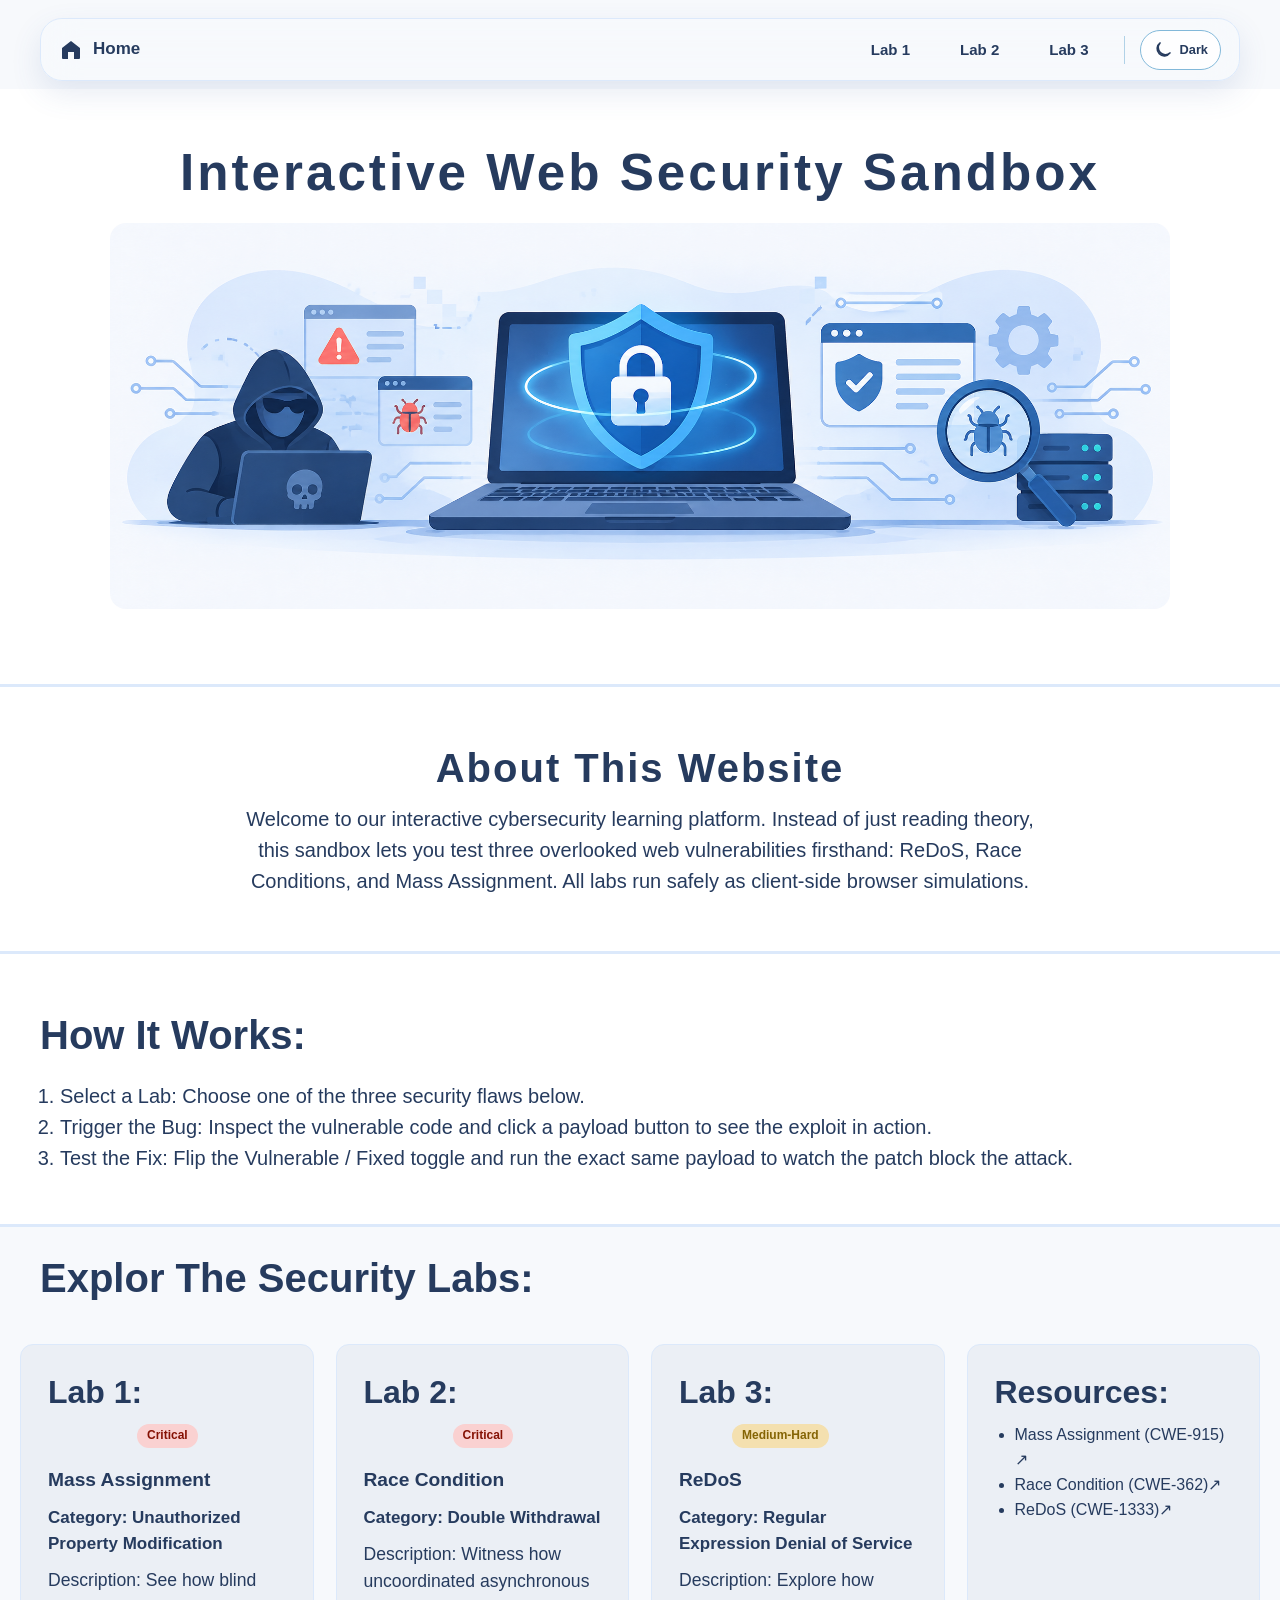
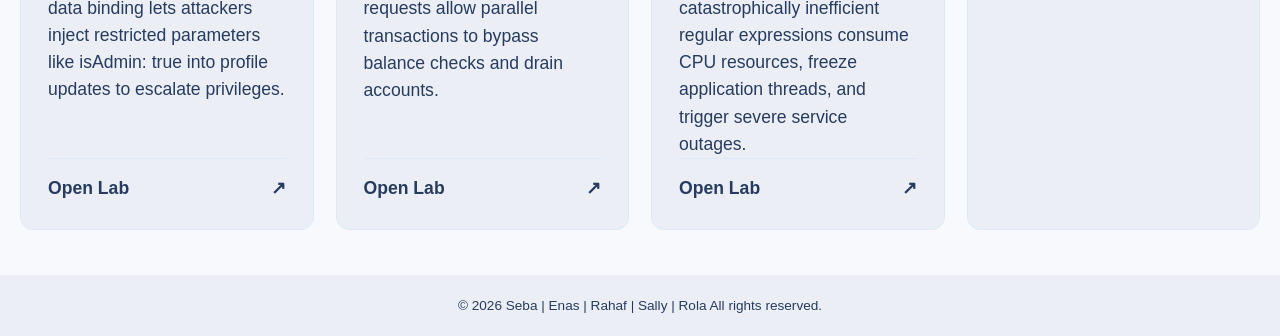
<file: Final Project/index.html>
<!DOCTYPE html>
<html lang="en">
<head>
    <meta charset="UTF-8">
    <meta name="viewport" content="width=device-width, initial-scale=1.0">
    <meta http-equiv="refresh" content="0; url=home.html">
    <title>Final Project</title>
</head>
<body>
    <p>
        Redirecting to the project...
        <a href="home.html">Click here if you are not redirected.</a>
    </p>
</body>
</html>
</file>
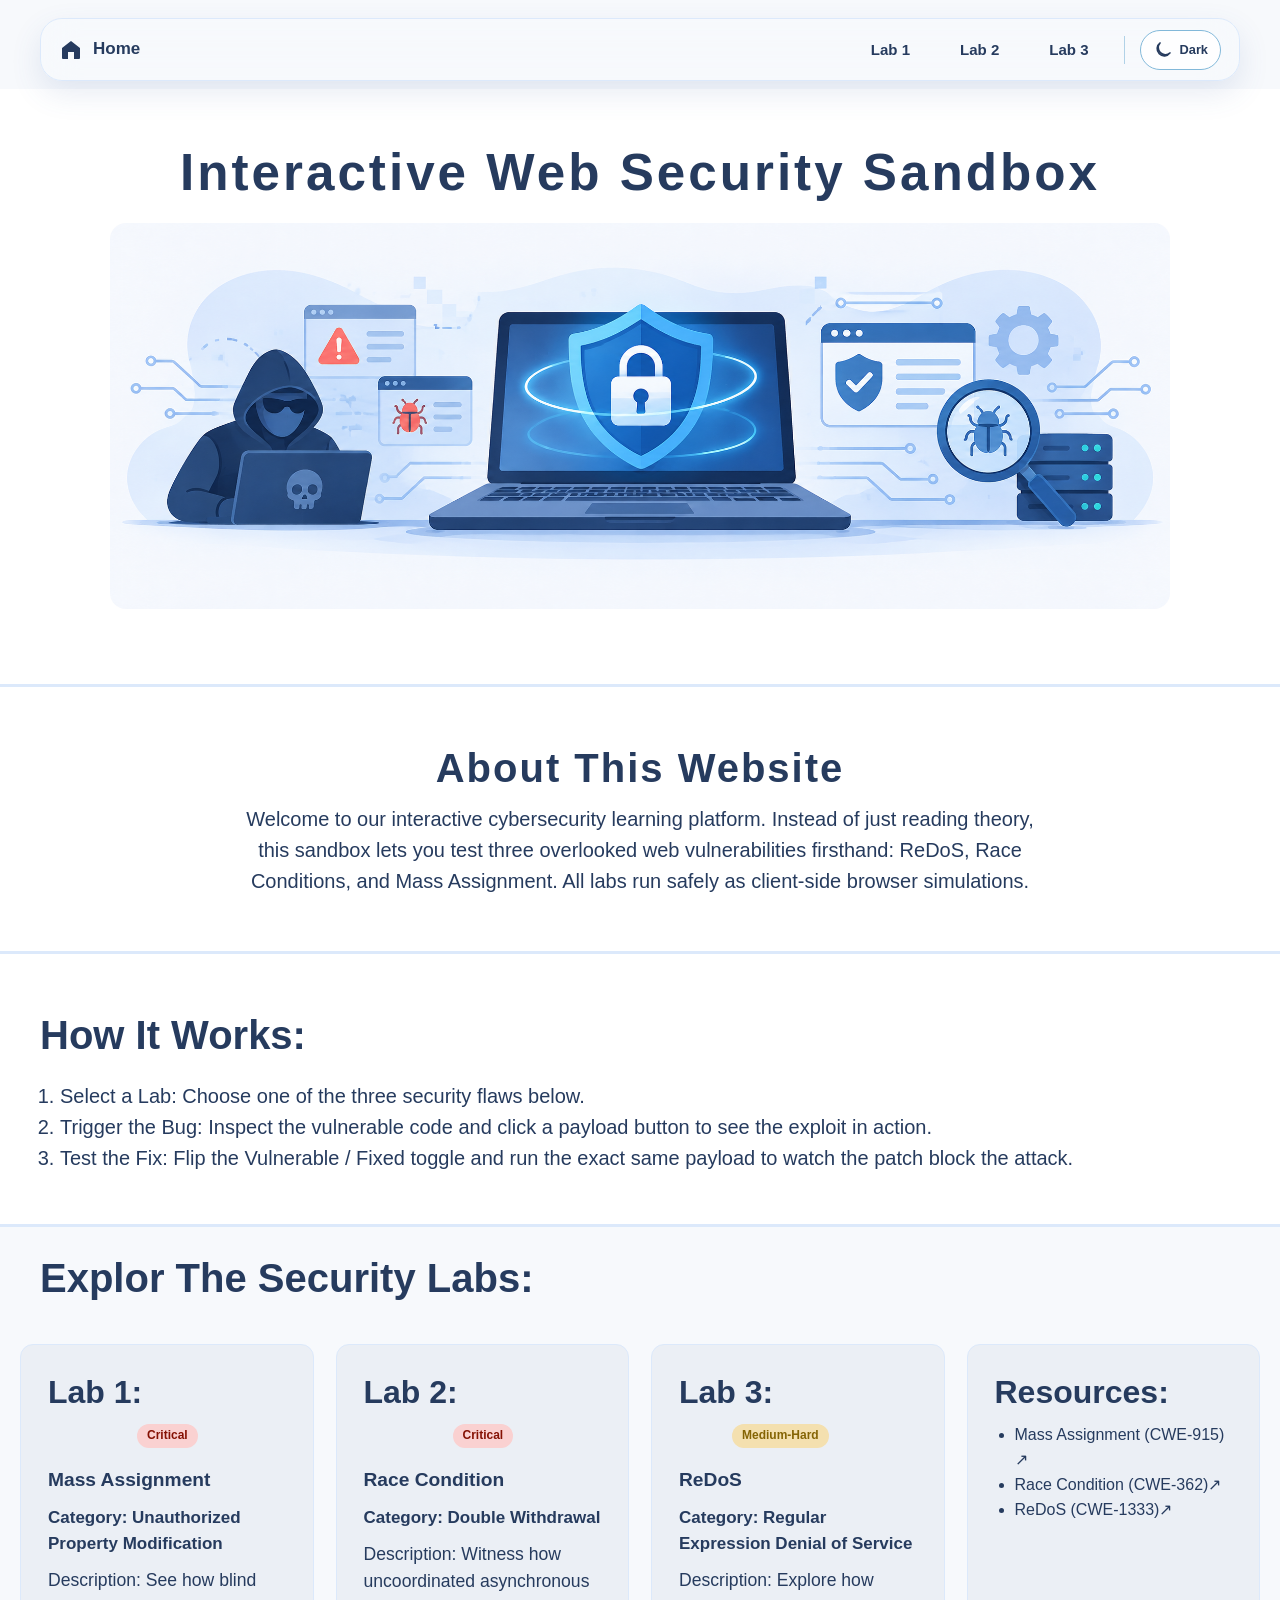
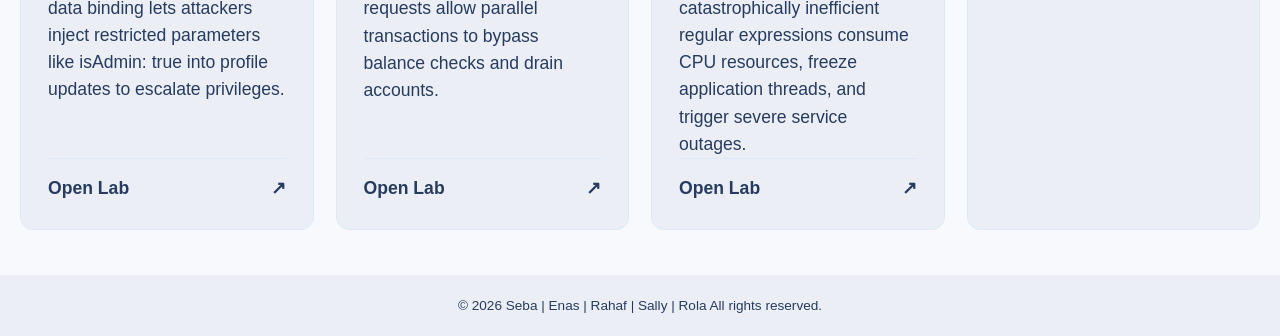
<file: Final Project/home.html>
<!DOCTYPE html>
<html lang="en">
<head>
    <meta charset="UTF-8">
    <meta name="viewport" content="width=device-width, initial-scale=1.0">
    <title>Interactive Web Security</title>
    <link rel="stylesheet" href="./home_style.css">
</head>

<body>
    <header class="site-header">
        <nav class="navbar">

                <a class="home-link" href="./home.html" aria-label="Go to home">
                    <svg viewBox="0 0 24 24" aria-hidden="true"><path d="m3 10 9-7 9 7v10a1 1 0 0 1-1 1h-5v-7H9v7H4a1 1 0 0 1-1-1z"/></svg>
                    <span>Home</span>
                </a>
                
            <div class="nav-right">
                <a class="nav-link" href="./massassignment.html">Lab 1</a>
                <a class="nav-link" href="./racecondition_page.html">Lab 2</a>
                <a class="nav-link" href="./redos_page.html">Lab 3</a>
                <span class="nav-divider"></span>
                <button class="theme-toggle" id="home-themeToggle" type="button" aria-label="Switch to dark mode" aria-pressed="false">
                    <svg class="sun-icon" viewBox="0 0 24 24" aria-hidden="true">
                        <circle cx="12" cy="12" r="4"></circle>
                        <path d="M12 2v2m0 16v2M4.93 4.93l1.42 1.42m11.3 11.3 1.42 1.42M2 12h2m16 0h2M4.93 19.07l1.42-1.42m11.3-11.3 1.42-1.42"></path>
                    </svg>
                    <svg class="moon-icon" viewBox="0 0 24 24" aria-hidden="true">
                        <path d="M20.5 15.5A8.5 8.5 0 0 1 8.5 3.5 8.6 8.6 0 1 0 20.5 15.5Z"></path>
                    </svg>
                    <span class="theme-label">Dark</span>
                </button>
            </div>

        </nav>
    </header>

    <main class="container">
        <section id="web-title" class="web-title">
                <h1>Interactive Web Security Sandbox</h1>
                <div class="hero-image">
                    <img src="assets/cybersecurity-banner.png" alt="Interactive Web Security Sandbox">
                </div>
        </section>

        <section class="about">
            <div class="about-content">
                <h2>About This Website</h2>
                <p>
                    Welcome to our interactive cybersecurity learning platform. Instead
                    of just reading theory, this sandbox lets you test three overlooked web 
                    vulnerabilities firsthand: ReDoS, Race Conditions, and Mass Assignment. 
                    All labs run safely as client-side browser simulations.
                </p>
            </div>
        </section>

        <section id="works" class="works">
            <div class="works_content">
                <h2>How It Works:</h2>
                <ol class="works-list">
                    <li>Select a Lab: Choose one of the three security flaws below.</li>
                    <li>Trigger the Bug: Inspect the vulnerable code and click a payload button to see the exploit in action.</li>
                    <li>Test the Fix: Flip the Vulnerable / Fixed toggle and run the exact same payload to watch the patch block the attack.</li>
                </ol>
            </div>
        </section>

        <section id="labs-section" class="labs-section">
            <h2 class="lab-title">Explor The Security Labs:</h2>
            <div class="labs-grid">
                <article class="labs">
                    <h2>Lab 1: 
                        <span class="diff-hard">Critical</span>
                    </h2>
                    <h3>Mass Assignment</h3>
                    <h4>Category: Unauthorized Property Modification</h4>
                    <p>
                        Description: See how blind data binding lets attackers inject restricted parameters like isAdmin: true into profile updates to escalate privileges.
                    </p>

                    <a href="./massassignment.html">
                        Open Lab <span>↗</span>
                    </a>
                </article>

                <article class="labs">

                    <h2>Lab 2:
                        <span class="diff-hard">Critical</span>
                    </h2>
                    <h3>Race Condition</h3>
                    <h4>Category: Double Withdrawal </h4>
                    <p>
                        Description: Witness how uncoordinated asynchronous requests allow parallel transactions to bypass balance checks and drain accounts.
                    </p>

                    <a href="./racecondition_page.html">
                        Open Lab <span>↗</span>
                    </a>
                </article>

                <article class="labs">
                    <h2>Lab 3:
                        <span class="diff-med">Medium-Hard</span>
                    </h2>
                    <h3>ReDoS</h3>
                    <h4>Category: Regular Expression Denial of Service</h4>
                    <p>
                        Description: Explore how catastrophically inefficient regular expressions consume CPU resources, freeze application threads, and trigger severe service outages.
                    </p>

                    <a href="./redos_page.html">
                        Open Lab <span>↗</span>
                    </a>
                </article>

                <article class="labs">
                    <h2>Resources:</h2>
                    <ul class="resources-list">
                        <li><a href="https://cwe.mitre.org/data/definitions/915.html" >Mass Assignment (CWE-915) <span>↗</span></a></li>
                        <li><a href="https://community.owasp.org/pages/vulnerabilities/race_conditions" >Race Condition (CWE-362)<span>↗</span></a></li>
                        <li><a href="https://cwe.mitre.org/data/definitions/1333.html" >ReDoS (CWE-1333)<span>↗</span></a></li>
                    </ul>
                </article>

            </div>
        </section>
    </main>

    <footer>
        <p>&copy; 2026 Seba | Enas | Rahaf | Sally | Rola All rights reserved.</p>
    </footer>

    <script src="./home_script.js"></script>
</body>
</file>
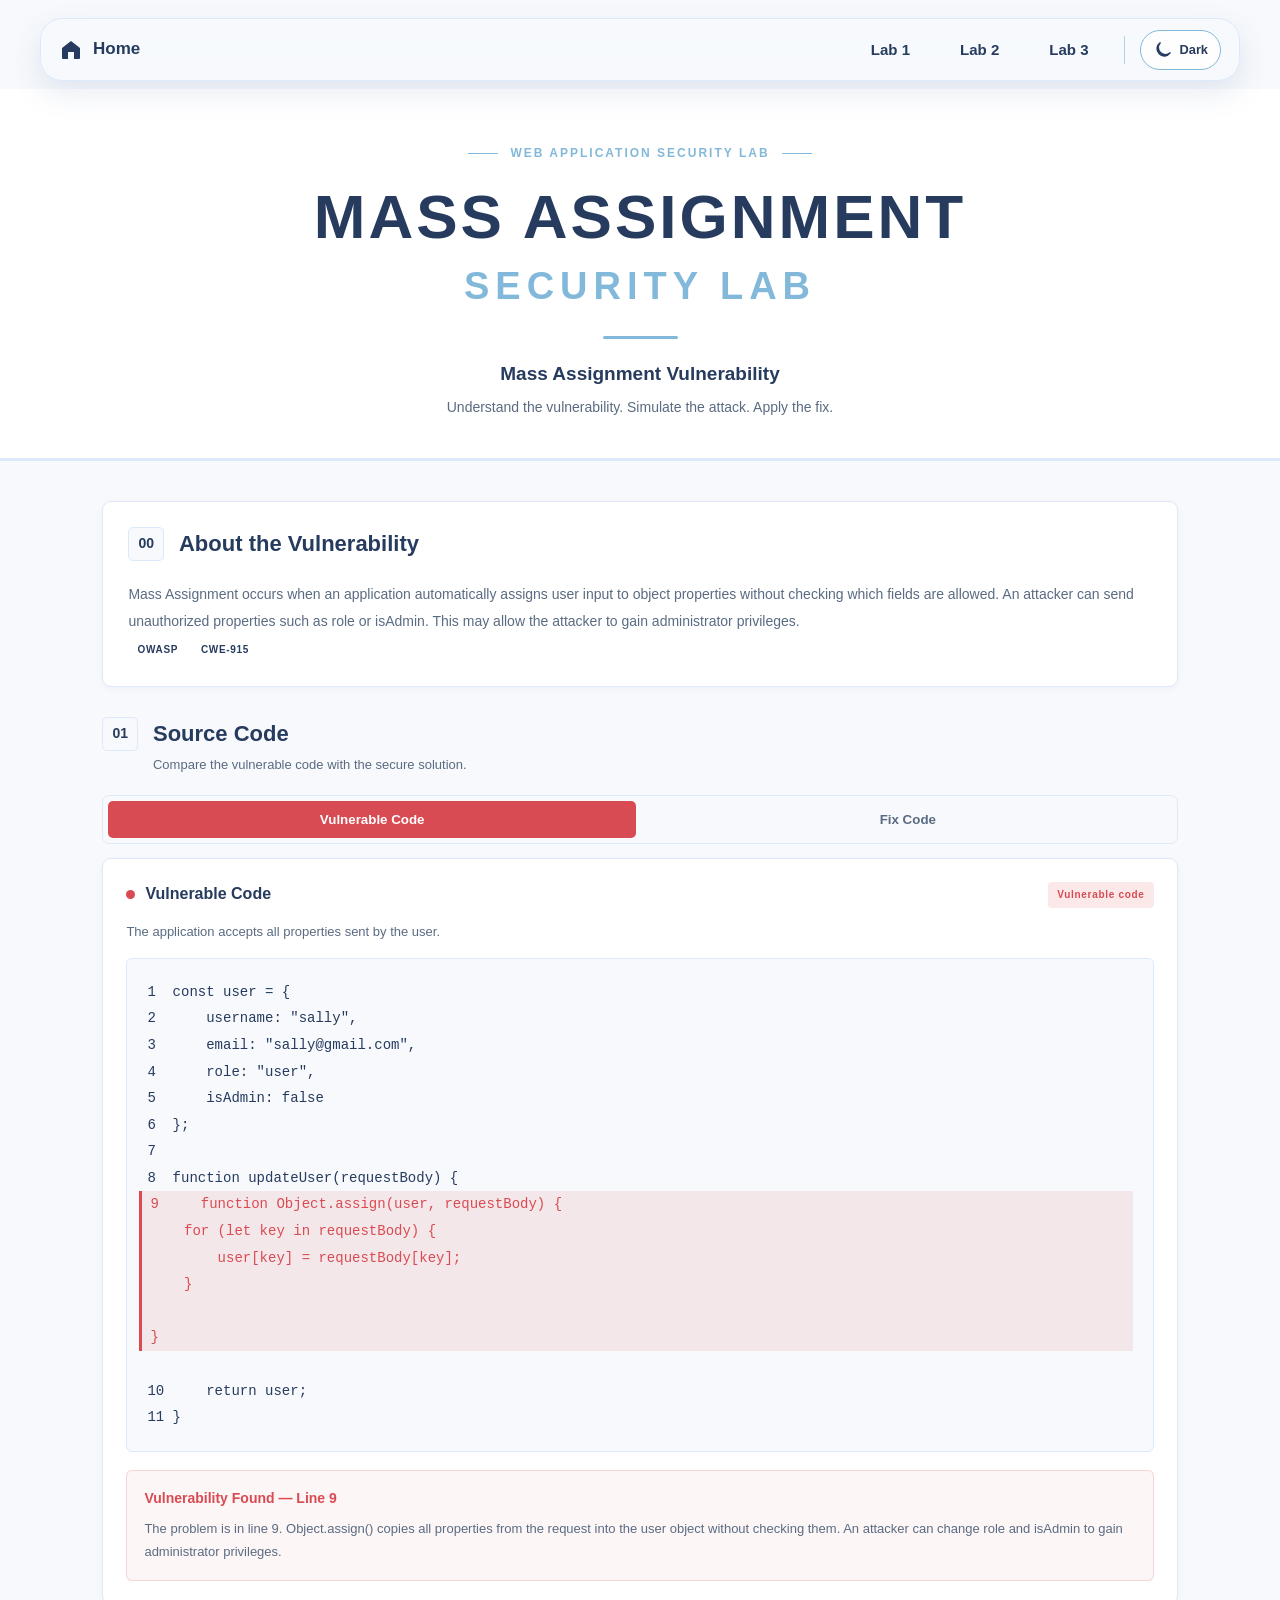
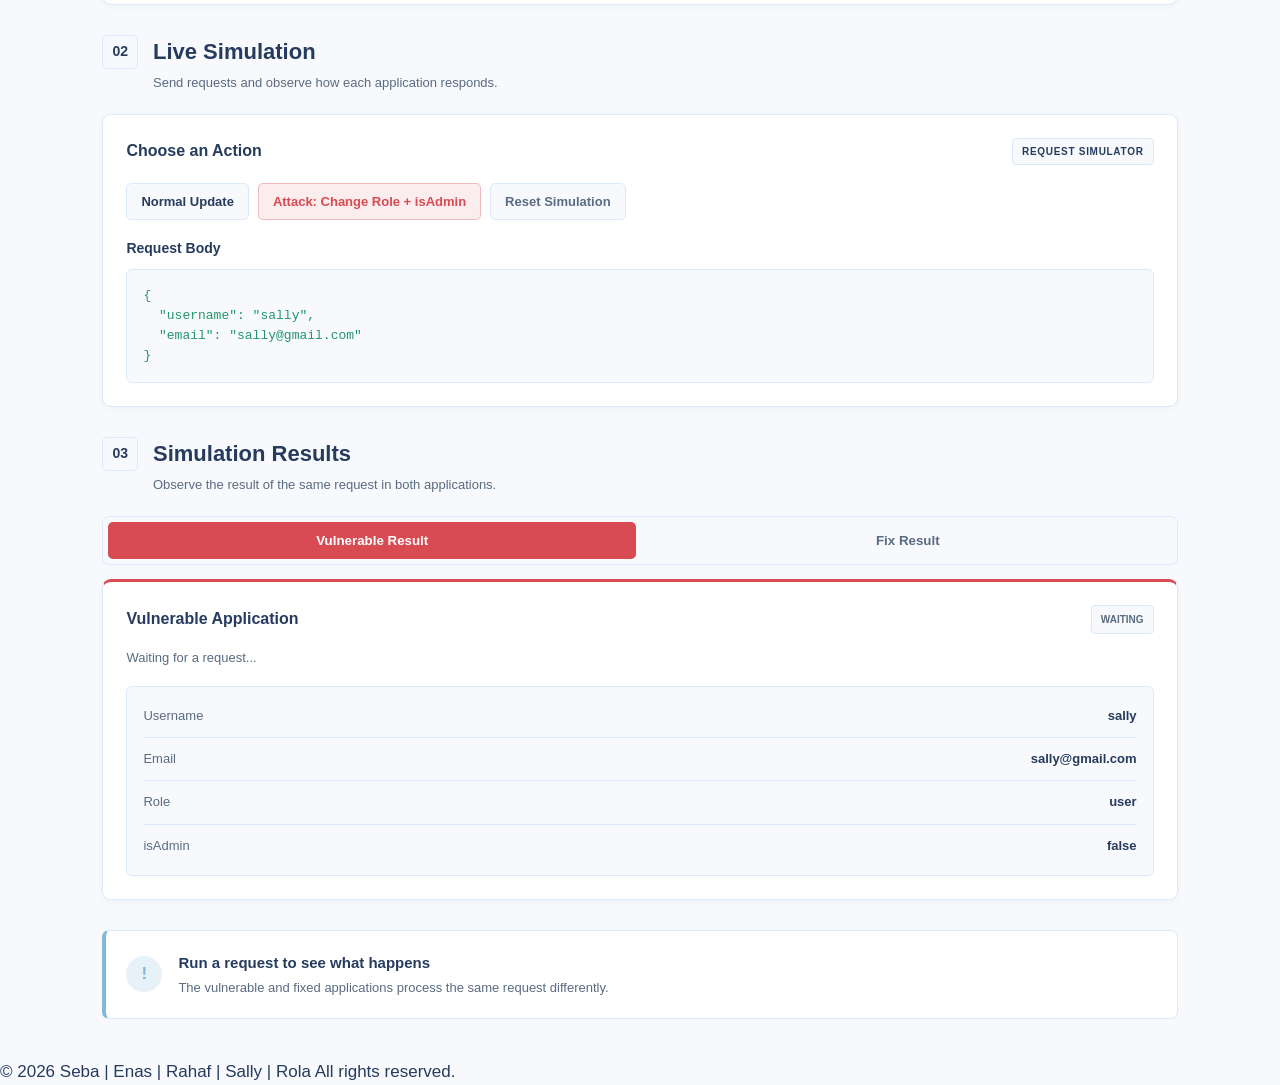
<file: Final Project/massassignment.html>
<!DOCTYPE html>
<html lang="en" dir="ltr">

<head>
    <meta charset="UTF-8">
    <meta name="viewport" content="width=device-width, initial-scale=1.0">
    <title>Mass Assignment Security Lab</title>
    <link rel="stylesheet" href="massassignment_style.css">
</head>

<body>

    <header class="site-header">
        <nav class="navbar" aria-label="Main navigation">
            <a class="home-link" href="./home.html" aria-label="Go to home">
                <svg viewBox="0 0 24 24" aria-hidden="true"><path d="m3 10 9-7 9 7v10a1 1 0 0 1-1 1h-5v-7H9v7H4a1 1 0 0 1-1-1z"/></svg>
                <span>Home</span>
            </a>

            <div class="nav-right">
                <a class="nav-link" href="./massassignment.html">Lab 1</a>
                <a class="nav-link" href="./racecondition_page.html">Lab 2</a>
                <a class="nav-link" href="./redos_page.html">Lab 3</a>
                <span class="nav-divider" aria-hidden="true"></span>
                <button class="theme-toggle" id="mass-themeToggle" type="button"
                        aria-label="Switch to dark mode" aria-pressed="false">
                    <svg class="sun-icon" viewBox="0 0 24 24" aria-hidden="true">
                        <circle cx="12" cy="12" r="4"></circle>
                        <path d="M12 2v2m0 16v2M4.93 4.93l1.42 1.42m11.3 11.3 1.42 1.42M2 12h2m16 0h2M4.93 19.07l1.42-1.42m11.3-11.3 1.42-1.42"></path>
                    </svg>
                    <svg class="moon-icon" viewBox="0 0 24 24" aria-hidden="true">
                        <path d="M20.5 15.5A8.5 8.5 0 0 1 8.5 3.5 8.6 8.6 0 1 0 20.5 15.5Z"></path>
                    </svg>
                    <span class="theme-label">Dark</span>
                </button>
            </div>
        </nav>
    </header>

    <section class="lab-hero">

        <div class="lab-label">
            <span class="lab-line"></span>
            <span>WEB APPLICATION SECURITY LAB</span>
            <span class="lab-line"></span>
        </div>

        <h1>MASS ASSIGNMENT</h1>
        <h2>SECURITY LAB</h2>

        <div class="hero-divider"></div>

        <p class="vulnerability-title">
            Mass Assignment Vulnerability
        </p>

        <p class="hero-description">
            Understand the vulnerability. Simulate the attack. Apply the fix.
        </p>

    </section>

    <main class="container">

        <section class="info-card">

            <div class="section-heading">
                <span class="section-number">00</span>

                <h2>About the Vulnerability</h2>
            </div>

            <p class="about-description">
                Mass Assignment occurs when an application automatically assigns user input to object properties without checking which fields are allowed. An attacker can send unauthorized properties such as role or isAdmin. This may allow the attacker to gain administrator privileges.
            </p>

            <div class="tags">
                <span class="tag">OWASP</span>
                <span class="tag">CWE-915</span>
            </div>

        </section>

        <section class="main-section">

            <div class="section-heading">
                <span class="section-number">01</span>

                <div>
                    <h2>Source Code</h2>

                    <p>
                        Compare the vulnerable code with the secure solution.
                    </p>
                </div>
            </div>

            <div class="switch-container mode-switch" id="codeSwitch">

                <button class="switch-button active active-vulnerable"
                        data-target="vulnerableCode"
                        aria-pressed="true">
                    Vulnerable Code
                </button>

                <button class="switch-button"
                        data-target="fixedCode"
                        aria-pressed="false">
                    Fix Code
                </button>

            </div>

            <article class="code-card" id="vulnerableCode">

                <div class="card-header">
                    <div>
                        <span class="status-dot danger"></span>
                        <h3>Vulnerable Code</h3>
                    </div>

                    <span id="vulnerableTag" class="tag tag-danger">Vulnerable code</span>
                </div>

                <p class="card-description">
                    The application accepts all properties sent by the user.
                </p>

                <pre class="code-display"><code>1  const user = {
2      username: "sally",
3      email: "sally@gmail.com",
4      role: "user",
5      isAdmin: false
6  };
7
8  function updateUser(requestBody) {
<span class="highlight-line">9     function Object.assign(user, requestBody) {
    for (let key in requestBody) {
        user[key] = requestBody[key];
    }

}</span>
10     return user;
11 }</code></pre>

                <div class="explanation vulnerable-explanation">

                    <h4>Vulnerability Found — Line 9</h4>

                    <p>
                        The problem is in line 9. Object.assign() copies all properties from the request into the user object without checking them. An attacker can change role and isAdmin to gain administrator privileges.
                    </p>

                </div>

            </article>

            <article class="code-card fixed-card" id="fixedCode" hidden>

                <div class="card-header">
                    <div>
                        <span class="status-dot success"></span>
                        <h3>Fix Code</h3>
                    </div>

                    <span id="fixedTag" class="tag tag-success">Fixed code</span>
                </div>

                <p class="card-description">
                    The application only accepts approved properties.
                </p>

                <pre class="code-display"><code>1  const user = {
2      username: "sally",
3      email: "sally@gmail.com",
4      role: "user",
5      isAdmin: false
6  };
7
8  function updateUser(requestBody) {
<span class="highlight-fix">9      const allowedFields = [</span>
<span class="highlight-fix">10         "username",</span>
<span class="highlight-fix">11         "email"</span>
<span class="highlight-fix">12     ];</span>
13
<span class="highlight-fix">14     allowedFields.forEach(field => {</span>
<span class="highlight-fix">15         if (requestBody[field] !== undefined) {</span>
<span class="highlight-fix">16             user[field] = requestBody[field];</span>
<span class="highlight-fix">17         }</span>
<span class="highlight-fix">18     });</span>
19
20     return user;
21 }</code></pre>

                <div class="explanation fix-explanation">

                    <h4>Fix Applied — Lines 9–18</h4>

                    <p>
                        We replaced Object.assign() with an Allowlist. Lines 9–12 define the permitted fields: username and email. Lines 14–18 update only approved fields, preventing attackers from changing role or isAdmin.
                    </p>

                </div>

            </article>

        </section>

        <section class="main-section">

            <div class="section-heading">
                <span class="section-number">02</span>

                <div>
                    <h2>Live Simulation</h2>

                    <p>
                        Send requests and observe how each application responds.
                    </p>
                </div>
            </div>

            <div class="simulation-card">

                <div class="simulation-header">
                    <h3>Choose an Action</h3>

                    <span class="tag neutral-tag">REQUEST SIMULATOR</span>
                </div>

                <div class="payload-buttons">

                    <button class="payload-button normal-button"
                            data-payload="normal">
                        Normal Update
                    </button>

                    <button class="payload-button attack-button"
                            data-payload="attack">
                        Attack: Change Role + isAdmin
                    </button>

                    <button class="payload-button reset-button"
                            id="resetButton">
                        Reset Simulation
                    </button>

                </div>

                <div class="request-area">

                    <h4>Request Body</h4>

                    <pre id="requestBody">{
  "username": "sally",
  "email": "sally@gmail.com"
}</pre>

                </div>

            </div>

        </section>

        <section class="main-section">

            <div class="section-heading">
                <span class="section-number">03</span>

                <div>
                    <h2>Simulation Results</h2>

                    <p>
                        Observe the result of the same request in both applications.
                    </p>
                </div>
            </div>

            <div class="switch-container mode-switch" id="resultSwitch">

                <button class="switch-button active"
                        data-target="vulnerableResult"
                        aria-pressed="true">
                    Vulnerable Result
                </button>

                <button class="switch-button"
                        data-target="fixedResult"
                        aria-pressed="false">
                    Fix Result
                </button>

            </div>

            <article class="result-card" id="vulnerableResult">

                <div class="card-header">
                    <h3>Vulnerable Application</h3>

                    <span id="vulnerableStatus"
                          class="result-status neutral">
                        WAITING
                    </span>
                </div>

                <p id="vulnerableMessage" class="result-message">
                    Waiting for a request...
                </p>

                <div class="user-data">

                    <div class="data-row">
                        <span>Username</span>
                        <strong id="vUsername">sally</strong>
                    </div>

                    <div class="data-row">
                        <span>Email</span>
                        <strong id="vEmail">sally@gmail.com</strong>
                    </div>

                    <div class="data-row">
                        <span>Role</span>
                        <strong id="vRole">user</strong>
                    </div>

                    <div class="data-row">
                        <span>isAdmin</span>
                        <strong id="vAdmin">false</strong>
                    </div>

                </div>

            </article>

            <article class="result-card fixed-result"
                     id="fixedResult"
                     hidden>

                <div class="card-header">
                    <h3>Fixed Application</h3>

                    <span id="fixedStatus"
                          class="result-status neutral">
                        WAITING
                    </span>
                </div>

                <p id="fixedMessage" class="result-message">
                    Waiting for a request...
                </p>

                <div class="user-data">

                    <div class="data-row">
                        <span>Username</span>
                        <strong id="fUsername">sally</strong>
                    </div>

                    <div class="data-row">
                        <span>Email</span>
                        <strong id="fEmail">sally@gmail.com</strong>
                    </div>

                    <div class="data-row">
                        <span>Role</span>
                        <strong id="fRole">user</strong>
                    </div>

                    <div class="data-row">
                        <span>isAdmin</span>
                        <strong id="fAdmin">false</strong>
                    </div>

                </div>

            </article>

        </section>

        <section class="final-result" id="finalResult">

            <div class="final-icon">!</div>

            <div>
                <h3>Run a request to see what happens</h3>

                <p>
                    The vulnerable and fixed applications process the same request differently.
                </p>
            </div>

        </section>

    </main>

    <footer>
        <p>&copy; 2026 Seba | Enas | Rahaf | Sally | Rola All rights reserved.</p>
    </footer>

    <script src="massassignment_script.js"></script>

</body>
</html>
</file>
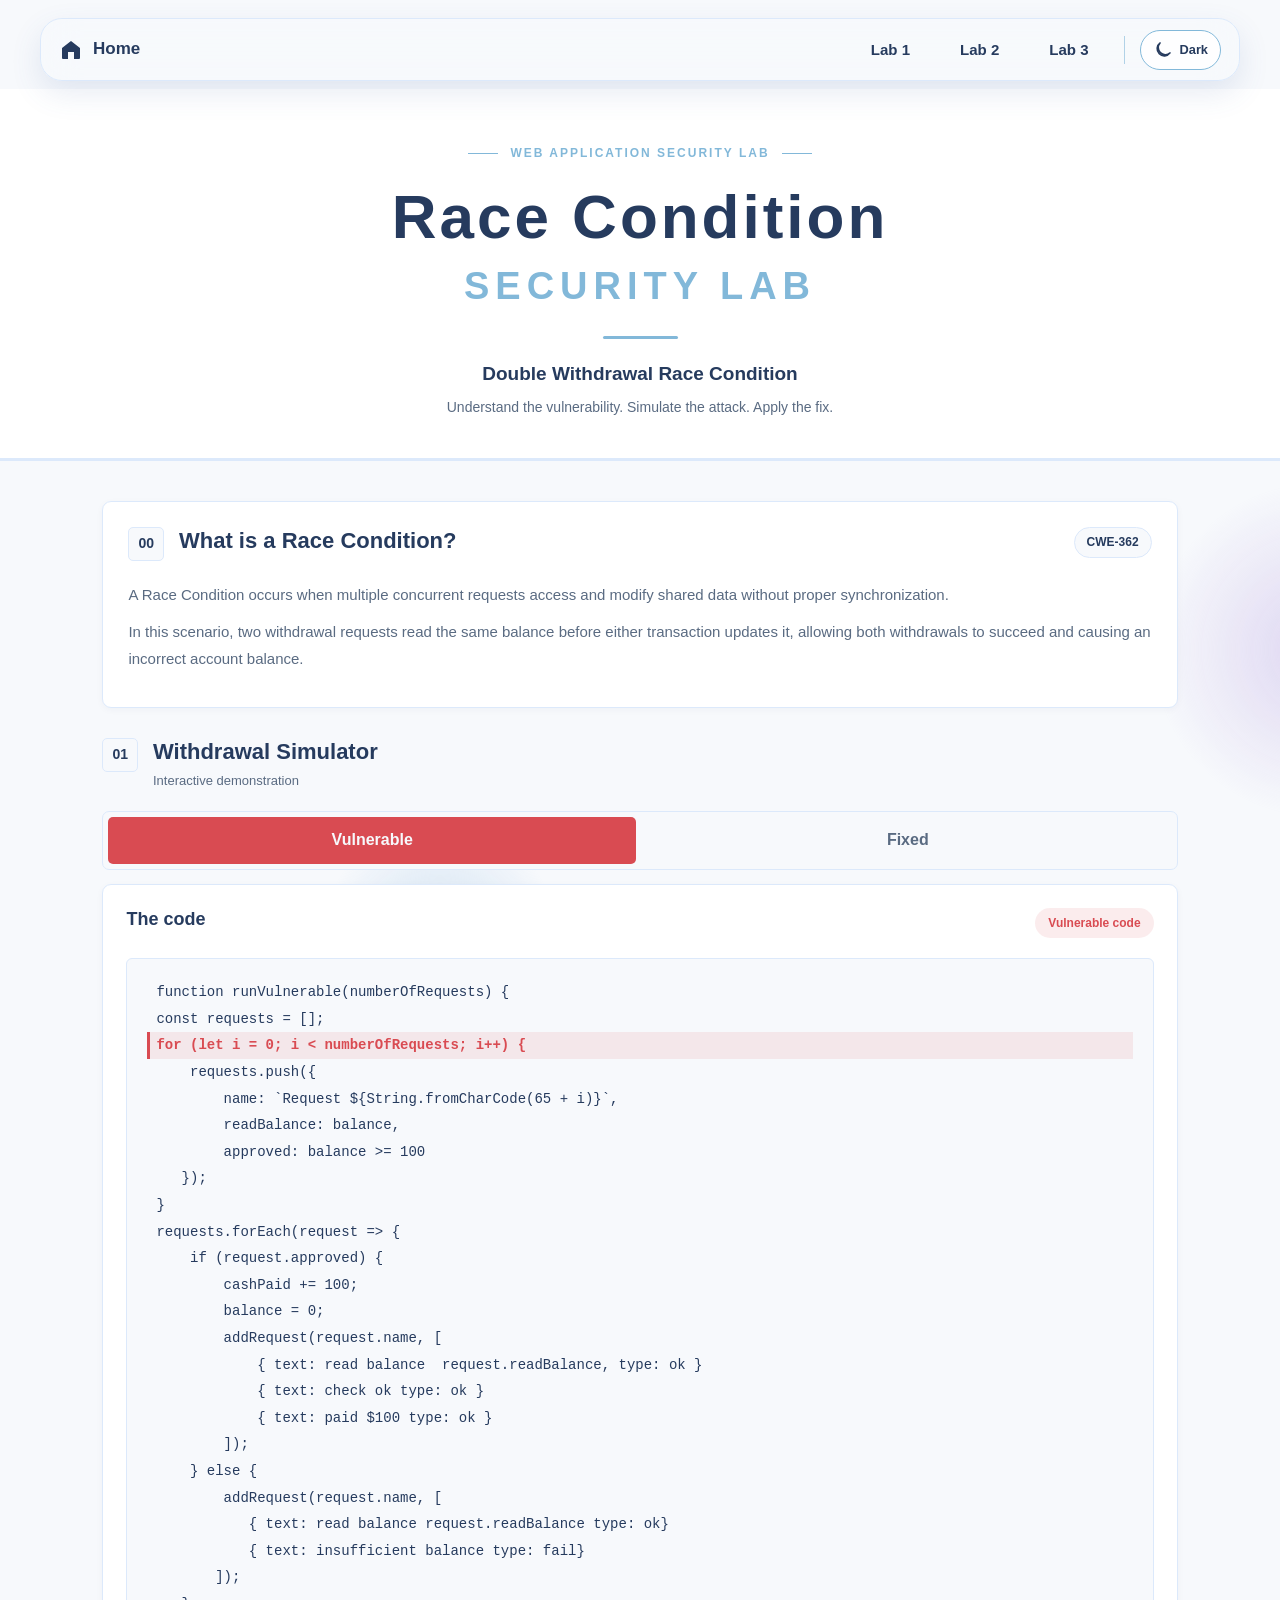
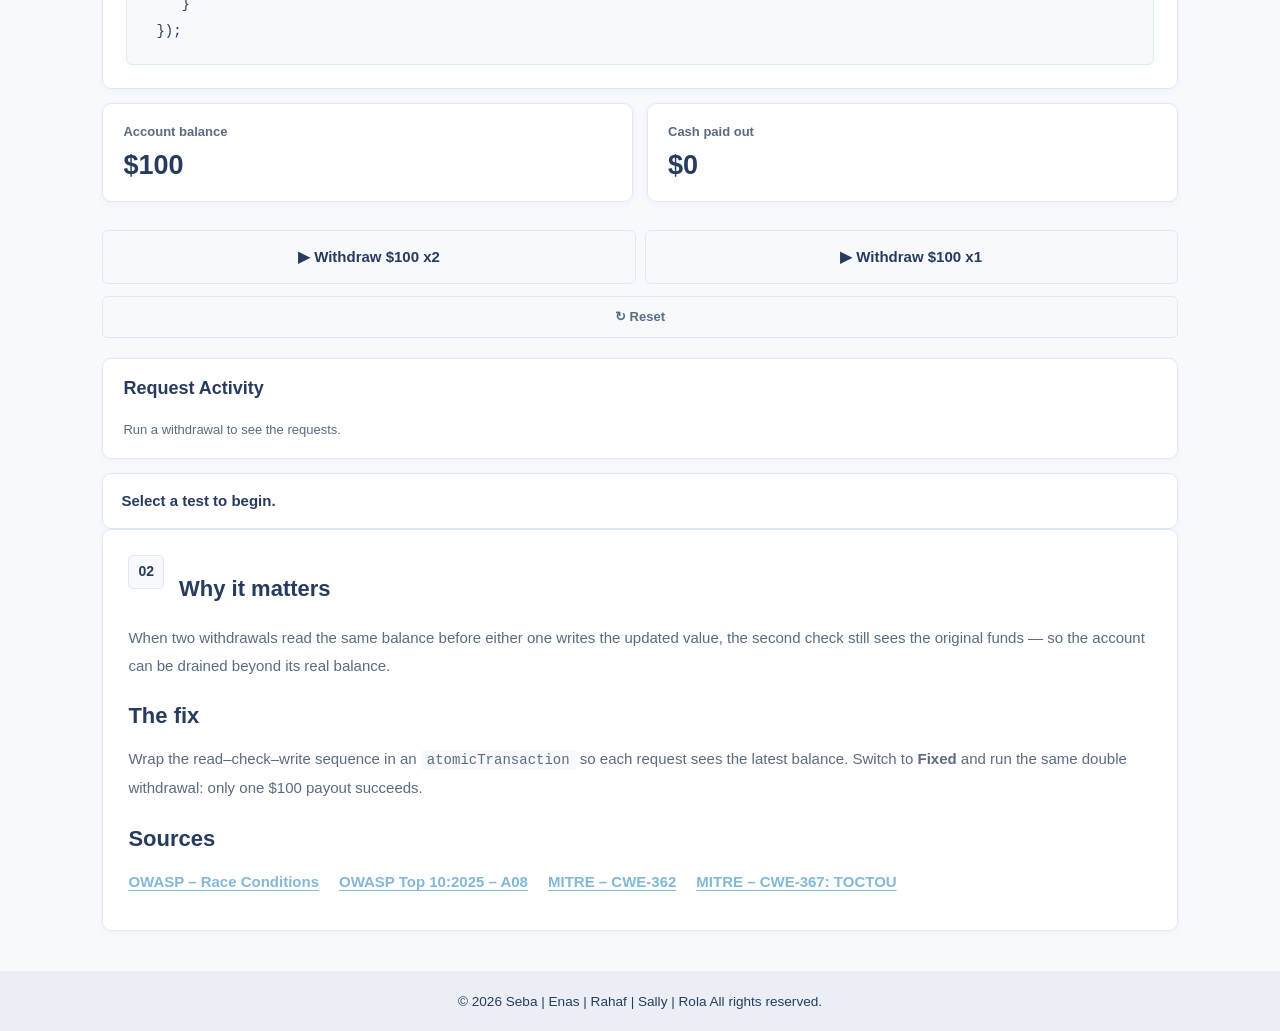
<file: Final Project/racecondition_page.html>
<!DOCTYPE html>
<html lang="en">
<head>
    <meta charset="UTF-8">
    <meta name="viewport" content="width=device-width, initial-scale=1.0">

    <meta
        name="description"
        content="Race Condition double withdrawal security lab">

    <title>Race Condition Lab | Ghurir Bank</title>

    <link rel="stylesheet" href="racecondition_style.css">
    <script src="racecondition_script.js" defer></script>
</head>

<body>
    <div class="ambient ambient-one" aria-hidden="true"></div>
    <div class="ambient ambient-two" aria-hidden="true"></div>
    <div class="ambient ambient-three" aria-hidden="true"></div>

    <header class="site-header">
        <nav class="navbar" aria-label="Main navigation">
            <a class="home-link" href="./home.html" aria-label="Go to home">
                <svg viewBox="0 0 24 24" aria-hidden="true"><path d="m3 10 9-7 9 7v10a1 1 0 0 1-1 1h-5v-7H9v7H4a1 1 0 0 1-1-1z"/></svg>
                <span>Home</span>
            </a>

            <div class="nav-right">
                <a class="nav-link" href="massassignment.html">Lab 1</a>
                <a class="nav-link" href="racecondition_page.html">Lab 2</a>
                <a class="nav-link" href="redos_page.html">Lab 3</a>
                <span class="nav-divider" aria-hidden="true"></span>
                <button class="theme-toggle" id="race-themeToggle" type="button"
                        aria-label="Switch to dark mode" aria-pressed="false">
                    <svg class="sun-icon" viewBox="0 0 24 24" aria-hidden="true">
                        <circle cx="12" cy="12" r="4"></circle>
                        <path d="M12 2v2m0 16v2M4.93 4.93l1.42 1.42m11.3 11.3 1.42 1.42M2 12h2m16 0h2M4.93 19.07l1.42-1.42m11.3-11.3 1.42-1.42"></path>
                    </svg>
                    <svg class="moon-icon" viewBox="0 0 24 24" aria-hidden="true">
                        <path d="M20.5 15.5A8.5 8.5 0 0 1 8.5 3.5 8.6 8.6 0 1 0 20.5 15.5Z"></path>
                    </svg>
                    <span class="theme-label">Dark</span>
                </button>
            </div>
        </nav>
    </header>

    <section class="lab-hero" id="home">

        <div class="lab-label">
            <span class="lab-line"></span>
            <span>WEB APPLICATION SECURITY LAB</span>
            <span class="lab-line"></span>
        </div>

        <h1>Race Condition</h1>
        <h2>SECURITY LAB</h2>

        <div class="hero-divider"></div>

        <p class="vulnerability-title">
            Double Withdrawal Race Condition
        </p>

        <p class="hero-description">
            Understand the vulnerability. Simulate the attack. Apply the fix.
        </p>

    </section>

    <main class="lab">
        <section class="intro panel" aria-labelledby="intro-title">
            <div class="section-heading">
                <span class="section-number">00</span>
                <h2 id="intro-title">What is a Race Condition?</h2>
                <span class="tag">CWE-362</span>
            </div>

            <p>
                A Race Condition occurs when multiple concurrent requests access
                and modify shared data without proper synchronization.
            </p>

            <p>
                In this scenario, two withdrawal requests read the same balance
                before either transaction updates it, allowing both withdrawals
                to succeed and causing an incorrect account balance.
            </p>
        </section>
        <section class="demo main-section" aria-label="Interactive race condition demo">

            <div class="section-heading">
                <span class="section-number">01</span>
                <div>
                    <h2>Withdrawal Simulator</h2>
                    <p class="hint">Interactive demonstration</p>
                </div>
            </div>
            <div class="mode-switch switch-container" role="group" aria-label="Code version">
                <button id="vulnerableTab" class="switch-button active-vulnerable" type="button"
                        aria-pressed="true">
                    Vulnerable
                </button>
                <button id="fixedTab" class="switch-button" type="button"
                        aria-pressed="false">
                    Fixed
                </button>
            </div>
            <section class="code-box panel code-card" aria-labelledby="code-title">
                <div class="section-heading">
                    <h3 id="code-title">The code</h3>
                    <span class="tag tag-danger" id="codeModeLabel">Vulnerable code</span>
                </div>

                <pre id="codeViewer" class="code-display" aria-label="Withdrawal source code"></pre>
            </section>
            <section class="metrics" aria-label="Account statistics">
                <div class="metric panel">
                    <p>Account balance</p>
                    <strong id="balance">$100</strong>
                </div>

                <div class="metric panel">
                    <p>Cash paid out</p>
                    <strong id="cashPaid">$0</strong>
                </div>
            </section>
            <div class="actions">
                <button id="doubleBtn" type="button">
                    ▶ Withdraw $100 x2
                </button>
                <button id="singleBtn" type="button">
                    ▶ Withdraw $100 x1
                </button>
            </div>

            <button id="resetBtn" class="reset" type="button">
                ↻ Reset
            </button>
            <section class="requests trace panel" aria-labelledby="requests-title">
                <div class="section-heading">
                    <h3 id="requests-title">Request Activity</h3>
                </div>

                <div id="requestLog" class="request-log">
                    <p class="empty">
                        Run a withdrawal to see the requests.
                    </p>
                </div>
            </section>
            <div id="resultMessage" class="result-bar" role="status" aria-live="polite">
                Select a test to begin.
            </div>

        </section>
        <section class="details panel" aria-labelledby="impact-title">

            <div class="section-heading">
                <span class="section-number">02</span>
                <h2 id="impact-title">Why it matters</h2>
            </div>

            <p>
                When two withdrawals read the same balance before either one
                writes the updated value, the second check still sees the
                original funds — so the account can be drained beyond its
                real balance.
            </p>

            <h2>The fix</h2>

            <p>
                Wrap the read–check–write sequence in an
                <code>atomicTransaction</code> so each request sees the latest
                balance. Switch to <strong>Fixed</strong> and run the same
                double withdrawal: only one $100 payout succeeds.
            </p>

            <h2>Sources</h2>

            <p class="source-links">
                <a href="https://community.owasp.org/pages/vulnerabilities/race_conditions"
                   target="_blank" rel="noopener noreferrer">
                    OWASP – Race Conditions
                </a>
                <a href="https://top10.owasp.org/2025/A08_2025-Software_or_Data_Integrity_Failures/"
                   target="_blank" rel="noopener noreferrer">
                    OWASP Top 10:2025 – A08
                </a>
                <a href="https://cwe.mitre.org/data/definitions/362.html"
                   target="_blank" rel="noopener noreferrer">
                    MITRE – CWE-362
                </a>
                <a href="https://cwe.mitre.org/data/definitions/367.html"
                   target="_blank" rel="noopener noreferrer">
                    MITRE – CWE-367: TOCTOU
                </a>
            </p>

        </section>

    </main>

    <footer>
        <p>&copy; 2026 Seba | Enas | Rahaf | Sally | Rola All rights reserved.</p>
    </footer>

</body>
</html>
</file>
<file: Final Project/home_style.css>
* {
    box-sizing: border-box;
    margin: 0;
    padding: 0;
}

:root {
    --powder-blue: #BFD7EA;
    --sky-blue: #82B8D9;
    --cloud-white: #F7F9FC;
    --lavender: #B9A7D8;
    --navy: #263B5E;

    --background: #F7F9FC;
    --card: #FFFFFF;
    --border: #DCE9FB;
    --text: #263B5E;
    --muted: #5A6B82;
    --primary: #82B8D9;
    --danger: #D94B52;
    --success: #24966B;
    --labs-card: #ebeff5;
    --nav-bg: rgba(247, 249, 252, .68);
    --surface-strong: rgba(255, 255, 255, .82);
    --shadow: 0 12px 30px rgba(69, 99, 163, .13);
}

body.dark-mode {
    --background: #111b38;
    --card: #202d52;
    --border: #3a4d7a;
    --text: #f0edff;
    --muted: #d0cbed;
    --primary: #a99ae7;
    --labs-card: #2a3b69;
    --nav-bg: rgba(39, 52, 88, .76);
    --surface-strong: rgba(38, 52, 89, .88);
    --shadow: 0 14px 36px rgba(0, 0, 0, .25);
}

html {
    scroll-behavior: smooth;
    scroll-padding-top: 100px;
}

body {
    margin: 0;
    min-height: 100vh;
    background: var(--background);
    color: var(--text);
    font-family: Arial, Helvetica, sans-serif;
    font-size: 17px;
    line-height: 1.55;
    transition: background 0.35s, color 0.35s;
    overflow-x: hidden;
}

body.dark-mode {
    background:
        radial-gradient(ellipse at 10% 0%, rgba(110,100,180,.2), transparent 32%),
        radial-gradient(ellipse at 90% 40%, rgba(115,90,175,.18), transparent 30%),
        linear-gradient(145deg, #101a37, #202c50 65%, #172343);
}

section {
    padding: 25px 0;
}

section h2 {
    font-size: 2rem;
    line-height: 1.3;
}

.site-header { 
    position: sticky; 
    top: 0;
    z-index: 20;
    padding: 18px 0 8px; 
}

.navbar {
  width: min(1200px, calc(100% - 64px));
  min-height: 58px;
  margin: auto;
  padding: 8px 18px;
  display: flex;
  align-items: center;
  justify-content: space-between;
  border: 1px solid var(--border);
  border-radius: 22px;
  background: var(--nav-bg);
  backdrop-filter: blur(18px);
  -webkit-backdrop-filter: blur(18px);
  box-shadow: var(--shadow);
}

.home-link, .nav-right { 
    display: flex; 
    align-items: center; 
    color: var(--text);
}

.home-link { 
    gap: 10px; 
    font-weight: 650; 
    color: var(--text);
}

.home-link svg { 
    width: 24px; 
    fill: currentColor; 
}

.nav-right { 
    gap: 10px;
}

.nav-link {
  padding: 10px 19px;
  border: 1px solid transparent;
  border-radius: 999px;
  font-size: .94rem;
  transition: background .2s, border-color .2s, transform .2s;
  color: var(--text);
  font-weight: bold;
}

.nav-link:hover { 
    background: var(--surface-strong); 
    border-color: var(--border); 
    transform: translateY(-2px); 
}

a {
    text-decoration: none;
    color: inherit;
}

.nav-divider { 
    height: 28px;
    width: 1px;
    background: var(--primary);
    opacity: .6;
    margin: 0 5px;
}

.theme-toggle {
    display: inline-flex;
    align-items: center;
    justify-content: center;
    gap: 7px;
    min-width: 48px;
    min-height: 40px;
    padding: 7px 12px;
    color: var(--text);
    background: var(--surface-strong);
    border: 1px solid var(--primary);
    border-radius: 999px;
    transition: transform .2s, background .25s;
    font-weight: bold;
}
.theme-toggle:hover { 
    transform: rotate(-5deg) scale(1.04); 
}
.theme-toggle svg { 
    width: 20px; 
    height: 20px; 
    fill: none; 
    stroke: currentColor; 
    stroke-width: 1.8; 
    stroke-linecap: round; 
    stroke-linejoin: round; 
}
.theme-toggle .sun-icon {
    display: none;
    color: #e9a92c;
}

.theme-toggle .moon-icon {
    display: block;
}

.dark-mode .theme-toggle .sun-icon {
    display: block;
    color: #e9a92c;
}

.dark-mode .theme-toggle .moon-icon {
    display: none;
}

.theme-label { 
    font-size: .8rem; 
}

.web-title {
    display: flex;
    flex-direction: column;
    align-items: center;
    text-align: center;
    padding: 55px 20px 40px;
    background: var(--card);
    border-bottom: 3px solid var(--border);
    transition: background 0.35s, border-color 0.35s;
}

.web-title h1 {
    font-size: clamp(28px, 4vw, 58px);
    font-weight: 200;
    letter-spacing: 3px;
    line-height: 1.15;
    color: var(--text);
    font-weight: bold;
}

.hero-image {
    width: 100%;
    max-width: 1100px;
    margin: 20px auto 35px;
    padding: 0 20px;
}

.hero-image img {
    width: 100%;
    height: auto;
    display: block;
    border-radius: 16px;
}

.about {
    display: flex;
    flex-direction: column;
    align-items: center;
    text-align: center;
    padding: 55px 20px 40px;
    background: var(--card);
    border-bottom: 3px solid var(--border);
    transition: background 0.35s, border-color 0.35s;
}

.about-content {
    flex: 1;
    justify-content: center;
    align-items: center;
    text-align: center;
}

.about-content h2 {
    margin-bottom: 10px;
    font-size: 2.5rem;
    letter-spacing: 2px;
}

.about-content > p:not(.subtitle) {
    max-width: 800px;
    margin-bottom: 14px;
    color: var(--text);
    margin-top: 10px;
    text-align: center;
    font-size: 20px;
}

.works {
    display: flex;
    gap: 55px;
    padding: 55px 40px 50px;
    background: var(--card);
    border-bottom: 3px solid var(--border);
    transition: background 0.35s, border-color 0.35s;
    font-size: 20px;
}

.works h2 {
    margin-bottom: 20px;
    font-size: 2.5rem;
}

.works-content {
    flex: 1;
}

.works-list{
    padding-left: 20px;
}

.labs-grid {
    display: grid;
    grid-template-columns: repeat(4, minmax(0, 1fr));
    gap: 22px;
    align-items: stretch;
    padding: 20px;
    margin-top: 20px;
}

.labs {
    display: flex;
    flex-direction: column;
    min-width: 0;
    padding: 27px;
    border: 1px solid var(--border);
    border-radius: 13px;
    background-color: var(--labs-card);
    box-shadow: 0 4px 15px var(--shadow);
    transition: transform 0.25s, box-shadow 0.25s;
}

.labs:hover {
    transform: translateY(-5px);
    box-shadow: 0 12px 28px var(--shadow);
}

.lab-title {
    padding-left: 40px;
    font-size: 2.5rem;
}

.labs h3 {
    margin-bottom: 10px;
    font-size: 1.2rem;
}

.labs h4 {
    margin-bottom: 10px;
}

.labs h2{
    margin-bottom: 10px;
}

.labs > p {
    color: var(--text);
    font-size: 1.1rem;
}

.labs > a {
    display: flex;
    align-items: center;
    justify-content: space-between;
    gap: 10px;
    margin-top: auto;
    padding-top: 16px;
    border-top: 1px solid var(--border);
    color: var(--text);
    text-decoration: none;
    font-size: 1.1rem;
    font-weight: bold;
}

.labs > a:hover {
    color: var(--text);
}

.diff-med {
    display: inline-block;
    font-size: 12px;
    padding: 4px 10px;
    border-radius: 20px;
    vertical-align: middle;
    background-color: #f4e0af;
    color: #856404;
    margin-left: 53px;
}

.diff-hard {
    display: inline-block;
    font-size: 12px;
    padding: 4px 10px;
    border-radius: 20px;
    vertical-align: middle;
    background-color: #fad1d1;
    color: #851104;
    margin-left: 89px;
}

.resources-list{
    padding-left: 20px;
    font-size: 1.0rem;
}

footer {
    padding: 20px 20px;
    background-color: var(--labs-card);
    color: var(--text);
    text-align: center;
    font-size: 0.85rem;
}

@media (max-width: 992px) {

    .navbar {
        width: calc(100% - 40px);
    }

    .nav-link {
        padding: 9px 13px;
        font-size: 0.9rem;
    }

    .labs-grid {
        grid-template-columns: repeat(2, minmax(0, 1fr));
        gap: 18px;
        padding: 18px;
    }

    .labs {
        padding: 22px;
    }

    .lab-title {
        padding-left: 25px;
        font-size: 2.2rem;
    }

    .works {
        gap: 30px;
        padding: 40px 25px;
    }
}

@media (max-width: 700px) {

    body {
        font-size: 15px;
    }

    .site-header {
        padding: 12px 0 6px;
    }

    .navbar {
        width: calc(100% - 28px);
        min-height: 52px;
        padding: 7px 10px;
        border-radius: 16px;
        gap: 8px;
    }

    .home-link {
        gap: 6px;
        font-size: 13px;
    }

    .home-link svg {
        width: 20px;
        height: 20px;
    }

    .nav-right {
        gap: 5px;
    }

    .nav-link {
        padding: 8px 10px;
        font-size: 12px;
    }

    .nav-divider {
        display: none;
    }

    .theme-toggle {
        min-width: 38px;
        min-height: 36px;
        padding: 6px 9px;
        gap: 4px;
    }

    .theme-toggle svg {
        width: 17px;
        height: 17px;
    }

    .theme-toggle span {
        font-size: 11px;
    }

    .labs-grid {
        grid-template-columns: minmax(0, 1fr);
        gap: 16px;
        padding: 15px;
        margin-top: 12px;
    }

    .labs {
        width: 100%;
        min-width: 0;
        padding: 22px 20px;
        border-radius: 14px;
    }

    .lab-title {
        padding: 0 15px;
        font-size: 2rem;
        text-align: center;
    }

    .labs h2 {
        font-size: 1.4rem;
    }

    .labs h3 {
        font-size: 1.1rem;
    }

    .labs h4 {
        font-size: 1rem;
    }

    .labs > p {
        font-size: 1rem;
        line-height: 1.6;
    }

    .labs > a {
        font-size: 1rem;
        padding-top: 13px;
        overflow-wrap: anywhere;
    }

    .diff-med,
    .diff-hard {
        margin-left: 8px;
        font-size: 11px;
        padding: 4px 9px;
    }

    .resources-list {
        padding-left: 20px;
        font-size: 0.95rem;
    }

    .web-title {
        padding: 40px 15px 30px;
    }

    .about {
        padding: 40px 20px;
    }

    .about-content h2 {
        font-size: 2rem;
    }

    .about-content > p:not(.subtitle) {
        font-size: 16px;
    }

    .works {
        flex-direction: column;
        gap: 20px;
        padding: 35px 20px;
        font-size: 16px;
    }

    .works h2 {
        font-size: 2rem;
    }

    section h2 {
        font-size: 1.7rem;
    }
}

@media (max-width: 480px) {

    .navbar {
        width: calc(100% - 20px);
        padding: 7px 8px;
    }

    .home-link {
        font-size: 11px;
    }

    .home-link svg {
        width: 18px;
        height: 18px;
    }

    .nav-link {
        padding: 7px 8px;
        font-size: 11px;
    }

    .theme-toggle {
        min-width: 34px;
        min-height: 33px;
        padding: 5px 7px;
    }

    .theme-toggle svg {
        width: 15px;
        height: 15px;
    }

    .theme-toggle span {
        font-size: 10px;
    }

    .labs-grid {
        padding: 10px;
        gap: 13px;
    }

    .labs {
        padding: 19px 16px;
    }

    .lab-title {
        font-size: 1.7rem;
        padding: 0 8px;
    }

    .labs h2 {
        font-size: 1.25rem;
    }

    .labs > p {
        font-size: 0.95rem;
    }

    .labs > a {
        font-size: 0.92rem;
    }

    .diff-med,
    .diff-hard {
        margin-left: 4px;
        font-size: 10px;
    }
}

@media (max-width: 380px) {

    .navbar {
        width: calc(100% - 14px);
        padding: 6px;
    }

    .home-link {
        gap: 4px;
        font-size: 10px;
    }

    .home-link svg {
        width: 16px;
        height: 16px;
    }

    .nav-right {
        gap: 3px;
    }

    .nav-link {
        padding: 6px 7px;
        font-size: 10px;
    }

    .theme-toggle {
        min-width: 30px;
        padding: 5px;
    }

    .theme-toggle svg {
        width: 14px;
        height: 14px;
    }

    .theme-toggle span {
        font-size: 9px;
    }

    .labs-grid {
        padding: 8px;
    }

    .labs {
        padding: 17px 13px;
    }

    .labs h2 {
        font-size: 1.15rem;
    }

    .lab-title {
        font-size: 1.5rem;
    }
}
</file>
<file: Final Project/massassignment_style.css>
:root {
    --powder-blue: #BFD7EA;
    --sky-blue: #82B8D9;
    --cloud-white: #F7F9FC;
    --lavender: #B9A7D8;
    --navy: #263B5E;
    --background: #F7F9FC;
    --card: #FFFFFF;
    --border: #DCE9FB;
    --text: #263B5E;
    --muted: #5A6B82;
    --primary: #82B8D9;
    --danger: #D94B52;
    --success: #24966B;
    --labs-card: #ebeff5;
    --nav-bg: rgba(247, 249, 252, .68);
    --surface-strong: rgba(255, 255, 255, .82);
    --shadow: 0 12px 30px rgba(69, 99, 163, .13);
}

body.dark-mode {
    --background: #111b38;
    --card: #202d52;
    --border: #3a4d7a;
    --text: #f0edff;
    --muted: #d0cbed;
    --primary: #a99ae7;
    --labs-card: #2a3b69;
    --nav-bg: rgba(39, 52, 88, .76);
    --surface-strong: rgba(38, 52, 89, .88);
    --shadow: 0 14px 36px rgba(0, 0, 0, .25);
}

* {
    margin: 0;
    padding: 0;
    box-sizing: border-box;
}

body {
    margin: 0;
    min-height: 100vh;
    background: var(--background);
    color: var(--text);
    font-family: Arial, Helvetica, sans-serif;
    font-size: 17px;
    line-height: 1.55;
    transition: background 0.35s, color 0.35s;
    overflow-x: hidden;
}

body.dark-mode {
    background:
        radial-gradient(ellipse at 10% 0%, rgba(110,100,180,.2), transparent 32%),
        radial-gradient(ellipse at 90% 40%, rgba(115,90,175,.18), transparent 30%),
        linear-gradient(145deg, #101a37, #202c50 65%, #172343);
}

button {
    font-family: inherit;
    cursor: pointer;
}

a {
    text-decoration: none;
    color: inherit;
}


.site-header {
    position: sticky;
    top: 0;
    z-index: 20;
    padding: 18px 0 8px;
}

.navbar {
    width: min(1200px, calc(100% - 64px));
    min-height: 58px;
    margin: auto;
    padding: 8px 18px;
    display: flex;
    align-items: center;
    justify-content: space-between;
    border: 1px solid var(--border);
    border-radius: 22px;
    background: var(--nav-bg);
    backdrop-filter: blur(18px);
    -webkit-backdrop-filter: blur(18px);
    box-shadow: var(--shadow);
}

.home-link, .nav-right {
    display: flex;
    align-items: center;
}

.home-link {
    gap: 10px;
    font-weight: 650;
}

.home-link svg {
    width: 24px;
    fill: currentColor;
}

.nav-right {
    gap: 10px;
}

.nav-link {
    padding: 10px 19px;
    border: 1px solid transparent;
    border-radius: 999px;
    font-size: .94rem;
    transition: background .2s, border-color .2s, transform .2s;
    font-weight: bold;
}

.nav-link:hover {
    background: var(--surface-strong);
    border-color: var(--border);
    transform: translateY(-2px);
}

.nav-divider {
    height: 28px;
    width: 1px;
    background: var(--primary);
    opacity: .6;
    margin: 0 5px;
}

.theme-toggle {
    display: inline-flex;
    align-items: center;
    justify-content: center;
    gap: 7px;
    min-width: 48px;
    min-height: 40px;
    padding: 7px 12px;
    color: var(--text);
    background: var(--surface-strong);
    border: 1px solid var(--primary);
    border-radius: 999px;
    transition: transform .2s, background .25s;
    font-weight: bold;
}

.theme-toggle:hover {
    transform: rotate(-5deg) scale(1.04);
}

.theme-toggle svg {
    width: 20px;
    height: 20px;
    fill: none;
    stroke: currentColor;
    stroke-width: 1.8;
    stroke-linecap: round;
    stroke-linejoin: round;
}

.theme-toggle .sun-icon {
    display: none;
    color: #e9a92c;
}

.theme-toggle .moon-icon {
    display: block;
}

.dark-mode .theme-toggle .sun-icon {
    display: block;
    color: #e9a92c;
}

.dark-mode .theme-toggle .moon-icon {
    display: none;
}

.theme-label { 
    font-size: .8rem;
}


.lab-hero {
    text-align: center;
    padding: 55px 20px 40px;
    background: var(--card);
    border-bottom: 3px solid var(--border);
    transition: background 0.35s, border-color 0.35s;
}

.lab-label {
    display: flex;
    justify-content: center;
    align-items: center;
    gap: 12px;
    color: var(--primary);
    font-size: 12px;
    font-weight: bold;
    letter-spacing: 2px;
    margin-bottom: 18px;
}

.lab-line {
    width: 30px;
    height: 1px;
    background: var(--primary);
}

.lab-hero h1 {
    font-size: clamp(34px, 6vw, 62px);
    font-weight: 800;
    letter-spacing: 3px;
    line-height: 1.15;
    color: var(--text);
}

.lab-hero h2 {
    font-size: clamp(23px, 4vw, 38px);
    color: var(--primary);
    letter-spacing: 6px;
    margin-top: 5px;
}

.hero-divider {
    width: 75px;
    height: 3px;
    background: var(--primary);
    margin: 20px auto;
    border-radius: 3px;
}

.vulnerability-title {
    color: var(--text);
    font-size: 19px;
    font-weight: bold;
}

.hero-description {
    color: var(--muted);
    margin-top: 8px;
    font-size: 14px;
}


.container {
    width: 84%;
    max-width: 1100px;
    margin: 40px auto;
}

.info-card,
.main-section {
    margin-bottom: 30px;
}

.info-card {
    background: var(--card);
    border: 1px solid var(--border);
    border-radius: 9px;
    padding: 25px;
    box-shadow: 0 2px 7px rgba(38, 59, 94, 0.04);
    transition: background 0.35s, border-color 0.35s;
}

.about-description {
    color: var(--muted);
    margin-top: 12px;
    font-size: 14px;
    line-height: 1.9;
}


.section-heading {
    display: flex;
    align-items: flex-start;
    gap: 15px;
    margin-bottom: 20px;
}

.section-number {
    color: var(--text);
    font-size: 14px;
    font-weight: bold;
    border: 1px solid var(--border);
    background: var(--background);
    border-radius: 5px;
    padding: 5px 9px;
}

.section-heading h2 {
    font-size: 22px;
    color: var(--text);
}

.section-heading p {
    color: var(--muted);
    font-size: 13px;
    margin-top: 4px;
}


.switch-container {
    display: flex;
    gap: 8px;
    background: var(--background);
    border: 1px solid var(--border);
    padding: 5px;
    border-radius: 7px;
    margin-bottom: 14px;
}

.switch-button {
    flex: 1;
    padding: 11px;
    background: transparent;
    color: var(--muted);
    border: none;
    border-radius: 5px;
    font-weight: bold;
    transition: 0.2s;
}

.switch-container .active-vulnerable {
    background: var(--danger) !important;
    color: var(--cloud-white, #fff) !important;
}

.switch-container .active-fixed {
    background: var(--success) !important;
    color: var(--cloud-white, #fff) !important;
}

.tag-danger {
    color: #D94B52 !important;
    background: rgba(217, 75, 82, 0.12) !important;
    border-color: rgba(217, 75, 82, 0.3) !important;
    font-weight: 700;
}

.tag-success {
    color: var(--success);
    background: rgba(36, 150, 107, 0.1);
    border-color: transparent;
    font-weight: 700;
}

.switch-button:hover {
    color: var(--text);
}

.switch-button.active {
    background: var(--primary);
    color: var(--cloud-white);
}
.switch-button.active[data-target="vulnerableCode"],
.switch-button.active[data-target="vulnerableResult"] {
    background: var(--danger) !important;
    color: #fff !important;
}
.switch-button.active[data-target="fixedCode"],
.switch-button.active[data-target="fixedResult"] {
    background: var(--success) !important;
    color: #fff !important;
}

.switch-container .switch-button.active-vulnerable,
.mode-switch .active-vulnerable {
    background: var(--danger) !important;
    color: var(--cloud-white, #fff) !important;
}

.switch-button.active.active-vulnerable,
.switch-button.active[data-target*="vulnerable"] {
    background: var(--danger) !important;
    color: #fff !important;
}

.switch-button.active.active-fixed,
.switch-button.active[data-target*="fixed"] {
    background: var(--success) !important;
    color: #fff !important;
}

.switch-container .switch-button.active-fixed,
.mode-switch .active-fixed {
    background: var(--success) !important;
    color: var(--cloud-white, #fff) !important;
}

.tag-success {
    color: #24966B !important;
    background: rgba(36, 150, 107, 0.12) !important;
    border-color: rgba(36, 150, 107, 0.3) !important;
    font-weight: 700;
}


.code-card,
.simulation-card,
.result-card {
    background: var(--card);
    border: 1px solid var(--border);
    border-radius: 9px;
    padding: 23px;
    margin-bottom: 14px;
    box-shadow: 0 2px 7px rgba(38, 59, 94, 0.04);
    transition: background 0.35s, border-color 0.35s;
}

.card-header,
.simulation-header {
    display: flex;
    justify-content: space-between;
    align-items: center;
    gap: 15px;
    margin-bottom: 14px;
}

.card-header > div {
    display: flex;
    align-items: center;
    gap: 10px;
}

.card-header h3,
.simulation-header h3 {
    font-size: 16px;
    color: var(--text);
}

.status-dot {
    width: 9px;
    height: 9px;
    border-radius: 50%;
    display: inline-block;
}

.danger {
    background: var(--danger);
}

.success {
    background: var(--success);
}

.tag {
    font-size: 10px;
    font-weight: bold;
    letter-spacing: 0.7px;
    padding: 5px 9px;
    border-radius: 4px;
}

.danger-tag {
    color: var(--danger);
    background: rgba(217, 75, 82, 0.1);
}

.success-tag {
    color: var(--success);
    background: rgba(36, 150, 107, 0.1);
}

.neutral-tag {
    color: var(--text);
    background: var(--background);
    border: 1px solid var(--border);
}

.card-description {
    color: var(--muted);
    font-size: 13px;
    margin-bottom: 16px;
}

.code-display {
    background: var(--background);
    border: 1px solid var(--border);
    border-radius: 6px;
    padding: 20px;
    overflow-x: auto;
    color: var(--text);
    font-size: 14px;
    line-height: 1.9;
    font-family: Consolas, monospace;
    direction: ltr;
    text-align: left;
}

.code-display code {
    font-family: inherit;
}

.highlight-line {
    display: block;
    background: rgba(217, 75, 82, 0.1);
    color: var(--danger);
    border-left: 3px solid var(--danger);
    padding-left: 8px;
    margin-left: -8px;
}

.highlight-fix {
    display: block;
    background: rgba(36, 150, 107, 0.1);
    color: var(--success);
    border-left: 3px solid var(--success);
    padding-left: 8px;
    margin-left: -8px;
}

.explanation {
    margin-top: 18px;
    padding: 17px;
    border-radius: 6px;
}

.explanation h4 {
    margin-bottom: 7px;
    font-size: 14px;
}

.explanation p {
    font-size: 13px;
    line-height: 1.8;
}

.vulnerable-explanation {
    background: rgba(217, 75, 82, 0.05);
    border: 1px solid rgba(217, 75, 82, 0.2);
}

.vulnerable-explanation h4 {
    color: var(--danger);
}

.vulnerable-explanation p {
    color: var(--muted);
}

.fix-explanation {
    background: rgba(36, 150, 107, 0.05);
    border: 1px solid rgba(36, 150, 107, 0.2);
}

.fix-explanation h4 {
    color: var(--success);
}

.fix-explanation p {
    color: var(--muted);
}


.payload-buttons {
    display: flex;
    flex-wrap: wrap;
    gap: 9px;
    margin: 18px 0;
}

.payload-button {
    border: 1px solid var(--border);
    padding: 10px 14px;
    border-radius: 5px;
    font-size: 13px;
    font-weight: bold;
    transition: 0.2s;
}

.normal-button {
    color: var(--text);
    background: var(--background);
}

.attack-button {
    color: var(--danger);
    background: rgba(217, 75, 82, 0.1);
    border-color: rgba(217, 75, 82, 0.3);
}

.reset-button {
    color: var(--muted);
    background: var(--background);
}

.payload-button:hover {
    filter: brightness(0.95);
}

.request-area {
    margin-top: 18px;
}

.request-area h4 {
    font-size: 14px;
    margin-bottom: 9px;
    color: var(--text);
}

.request-area pre {
    background: var(--background);
    color: var(--success);
    padding: 16px;
    border-radius: 6px;
    border: 1px solid var(--border);
    overflow-x: auto;
    font-size: 13px;
}


.result-card {
    border-top: 3px solid var(--danger);
}

.fixed-result {
    border-top-color: var(--success);
}

.result-status {
    font-size: 10px;
    font-weight: bold;
    padding: 6px 9px;
    border-radius: 4px;
}

.neutral {
    background: var(--background);
    color: var(--muted);
    border: 1px solid var(--border);
}

.status-success {
    color: var(--success);
    background: rgba(36, 150, 107, 0.1);
}

.status-danger {
    color: var(--danger);
    background: rgba(217, 75, 82, 0.1);
}

.result-message {
    color: var(--muted);
    font-size: 13px;
    margin-bottom: 18px;
}

.user-data {
    background: var(--background);
    border: 1px solid var(--border);
    border-radius: 6px;
    padding: 8px 16px;
}

.data-row {
    display: flex;
    justify-content: space-between;
    align-items: center;
    padding: 11px 0;
    border-bottom: 1px solid var(--border);
    font-size: 13px;
}

.data-row:last-child {
    border-bottom: none;
}

.data-row span {
    color: var(--muted);
}

.data-row strong {
    color: var(--text);
}

.final-result {
    display: flex;
    align-items: center;
    gap: 16px;
    padding: 20px;
    background: var(--card);
    border: 1px solid var(--border);
    border-left: 4px solid var(--primary);
    border-radius: 7px;
    margin: 30px 0;
    transition: background 0.35s, border-color 0.35s;
}

.final-icon {
    width: 36px;
    height: 36px;
    min-width: 36px;
    border-radius: 50%;
    display: flex;
    align-items: center;
    justify-content: center;
    background: rgba(130, 184, 217, 0.2);
    color: var(--primary);
    font-weight: bold;
}

.final-result h3 {
    font-size: 15px;
    margin-bottom: 4px;
    color: var(--text);
}

.final-result p {
    color: var(--muted);
    font-size: 13px;
}


[hidden] {
    display: none !important;
}

@media (max-width: 992px) {
    .navbar {
        width: calc(100% - 40px);
    }

    .nav-link {
        padding: 9px 13px;
        font-size: 0.9rem;
    }
}

@media (max-width: 700px) {
    body {
        font-size: 15px;
    }

    .site-header {
        padding: 12px 0 6px;
    }

    .navbar {
        width: calc(100% - 28px);
        min-height: 52px;
        padding: 7px 10px;
        border-radius: 16px;
        gap: 8px;
        flex-wrap: nowrap;
    }

    .home-link {
        gap: 6px;
        font-size: 13px;
        width: auto;
        justify-content: flex-start;
    }

    .home-link svg {
        width: 20px;
        height: 20px;
    }

    .nav-right {
        gap: 5px;
        flex-wrap: nowrap;
    }

    .nav-link {
        padding: 8px 10px;
        font-size: 12px;
    }

    .nav-divider {
        display: none;
    }

    .theme-toggle {
        min-width: 38px;
        min-height: 36px;
        padding: 6px 9px;
        gap: 4px;
    }

    .theme-toggle svg {
        width: 17px;
        height: 17px;
    }

    .theme-toggle span {
        font-size: 11px;
    }
}

@media (max-width: 480px) {
    .navbar {
        width: calc(100% - 20px);
        padding: 7px 8px;
    }

    .home-link {
        font-size: 11px;
    }

    .home-link svg {
        width: 18px;
        height: 18px;
    }

    .nav-link {
        padding: 7px 8px;
        font-size: 11px;
    }

    .theme-toggle {
        min-width: 34px;
        min-height: 33px;
        padding: 5px 7px;
    }

    .theme-toggle svg {
        width: 15px;
        height: 15px;
    }

    .theme-toggle span {
        font-size: 10px;
    }
}

@media (max-width: 380px) {
    .navbar {
        width: calc(100% - 14px);
        padding: 6px;
    }

    .home-link {
        gap: 4px;
        font-size: 10px;
    }

    .home-link svg {
        width: 16px;
        height: 16px;
    }

    .nav-right {
        gap: 3px;
    }

    .nav-link {
        padding: 6px 7px;
        font-size: 10px;
    }

    .theme-toggle {
        min-width: 30px;
        padding: 5px;
    }

    .theme-toggle svg {
        width: 14px;
        height: 14px;
    }

    .theme-toggle span {
        font-size: 9px;
    }
}
</file>
<file: Final Project/racecondition_style.css>
:root {
    --powder-blue: #BFD7EA;
    --sky-blue: #82B8D9;
    --cloud-white: #F7F9FC;
    --lavender: #B9A7D8;
    --navy: #263B5E;
    --background: #F7F9FC;
    --card: #FFFFFF;
    --border: #DCE9FB;
    --text: #263B5E;
    --muted: #5A6B82;
    --primary: #82B8D9;
    --danger: #D94B52;
    --success: #24966B;
    --warning: #B7791F;
    --nav-bg: rgba(247, 249, 252, .68);
    --surface-strong: rgba(255, 255, 255, .82);
    --shadow: 0 12px 30px rgba(69, 99, 163, .13);
    --labs-card: #ebeff5;
    color-scheme: light;
}

body.dark-mode {
    --background: #111b38;
    --card: #202d52;
    --border: #3a4d7a;
    --text: #f0edff;
    --muted: #d0cbed;
    --primary: #a99ae7;
    --danger: #f87171;
    --success: #4ade80;
    --warning: #fbbf24;
    --labs-card: #2a3b69;
    --nav-bg: rgba(39, 52, 88, .76);
    --surface-strong: rgba(38, 52, 89, .88);
    --shadow: 0 14px 36px rgba(0, 0, 0, .25);

    color-scheme: dark;
}

* {
    margin: 0;
    padding: 0;
    box-sizing: border-box;
 }

body {
    margin: 0;
    min-height: 100vh;
    background: var(--background);
    color: var(--text);
    font-family: Arial, Helvetica, sans-serif;
    font-size: 17px;
    line-height: 1.55;
    transition: background 0.35s, color 0.35s;
    overflow-x: hidden;
}

body.dark-mode {
    background:
        radial-gradient(ellipse at 10% 0%, rgba(110,100,180,.2), transparent 32%),
        radial-gradient(ellipse at 90% 40%, rgba(115,90,175,.18), transparent 30%),
        linear-gradient(145deg, #101a37, #202c50 65%, #172343);
}

button {
    font: inherit;
    cursor: pointer;
}

button:focus-visible,
a:focus-visible {
    outline: 3px solid var(--primary);
    outline-offset: 3px;
}

button:disabled {
    opacity: 0.55;
    cursor: not-allowed;
}

a {
    text-decoration: none;
    color: inherit;
}

h2 { margin: 0; font-size: 22px; }

.ambient {
    position: fixed;
    z-index: -1;
    pointer-events: none;
    border-radius: 50%;
    filter: blur(2px);
    opacity: .48;
}
.ambient-one {
    width: 260px; height: 260px;
    top: 120px; left: -170px;
    background: radial-gradient(circle, #b8c9f4, transparent 70%);
}
.ambient-two {
    width: 340px; height: 340px;
    right: -210px; top: 480px;
    background: radial-gradient(circle, #c3b0e6, transparent 70%);
}
.ambient-three {
    width: 240px; height: 240px;
    bottom: -160px; left: 25%;
    background: radial-gradient(circle, #a7c9e9, transparent 70%);
}
.dark-mode .ambient { opacity: .22; }

.site-header {
    position: sticky;
    top: 0;
    z-index: 20;
    padding: 18px 0 8px;
}

.navbar {
    width: min(1200px, calc(100% - 64px));
    min-height: 58px;
    margin: auto;
    padding: 8px 18px;
    display: flex;
    align-items: center;
    justify-content: space-between;
    border: 1px solid var(--border);
    border-radius: 22px;
    background: var(--nav-bg);
    backdrop-filter: blur(18px);
    -webkit-backdrop-filter: blur(18px);
    box-shadow: var(--shadow);
}

.home-link, .nav-right {
    display: flex;
    align-items: center;
}

.home-link {
    gap: 10px;
    font-weight: 650;
}

.home-link svg {
    width: 24px;
    fill: currentColor;
}

.nav-right {
    gap: 10px;
}

.nav-link {
    padding: 10px 19px;
    border: 1px solid transparent;
    border-radius: 999px;
    font-size: .94rem;
    transition: background .2s, border-color .2s, transform .2s;
    font-weight: bold;
}

.nav-link:hover {
    background: var(--surface-strong);
    border-color: var(--border);
    transform: translateY(-2px);
}

.nav-divider {
    height: 28px;
    width: 1px;
    background: var(--primary);
    opacity: .6;
    margin: 0 5px;
}

.theme-toggle {
    display: inline-flex;
    align-items: center;
    justify-content: center;
    gap: 7px;
    min-width: 48px;
    min-height: 40px;
    padding: 7px 12px;
    color: var(--text);
    background: var(--surface-strong);
    border: 1px solid var(--primary);
    border-radius: 999px;
    transition: transform .2s, background .25s;
    font-weight: bold;
}

.theme-toggle:hover {
    transform: rotate(-5deg) scale(1.04);
}

.theme-toggle svg {
    width: 20px;
    height: 20px;
    fill: none;
    stroke: currentColor;
    stroke-width: 1.8;
    stroke-linecap: round;
    stroke-linejoin: round;
}

.theme-toggle .sun-icon {
    display: none;
    color: #e9a92c;
}

.theme-toggle .moon-icon {
    display: block;
}

.dark-mode .theme-toggle .sun-icon {
    display: block;
    color: #e9a92c;
}

.dark-mode .theme-toggle .moon-icon {
    display: none;
}

.theme-label {
    font-size: .8rem; 
}

.lab-hero {
    text-align: center;
    padding: 55px 20px 40px;
    background: var(--card);
    border-bottom: 3px solid var(--border);
    transition: background 0.35s, border-color 0.35s;
}

.lab-label {
    display: flex;
    justify-content: center;
    align-items: center;
    gap: 12px;
    color: var(--primary);
    font-size: 12px;
    font-weight: bold;
    letter-spacing: 2px;
    margin-bottom: 18px;
}

.lab-line {
    width: 30px; height: 1px;
    background: var(--primary);
}

.lab-hero h1 {
    font-size: clamp(34px, 6vw, 62px);
    font-weight: 800;
    letter-spacing: 3px;
    line-height: 1.15;
    color: var(--text);
    margin: 0;
}

.lab-hero h2 {
    font-size: clamp(23px, 4vw, 38px);
    color: var(--primary);
    letter-spacing: 6px;
    margin: 5px 0 0;
}

.hero-divider {
    width: 75px;
    height: 3px;
    background: var(--primary);
    margin: 20px auto;
    border-radius: 3px;
}

.vulnerability-title {
    color: var(--text);
    font-size: 19px;
    font-weight: bold;
    margin: 0;
}

.hero-description {
    color: var(--muted);
    margin-top: 8px;
    font-size: 14px;
}
.lab {
    width: 84%;
    max-width: 1100px;
    margin: 40px auto;
    padding: 0;
}

.panel {
    background: var(--card);
    border: 1px solid var(--border);
    border-radius: 9px;
    box-shadow: 0 2px 7px rgba(38, 59, 94, 0.04);
    transition: background 0.35s, border-color 0.35s;
}

.intro,
.details {
    padding: 25px;
    margin-bottom: 30px;
}

.intro h2,
.details h2 {
    font-size: 22px;
    color: var(--text);
    margin: 0 0 12px;
}

.intro p,
.details p {
    margin: 9px 0;
    font-size: 15px;
    line-height: 1.85;
    color: var(--muted);
}

.details h2:not(:first-child) {
    margin-top: 20px;
}

.details code {
    background: var(--background);
    padding: 2px 6px;
    border-radius: 4px;
    font-family: Consolas, monospace;
    font-size: 14px;
}
.section-heading {
    display: flex;
    align-items: flex-start;
    gap: 15px;
    margin-bottom: 20px;
    flex-wrap: wrap;
}

.section-heading h2,
.section-heading h3 {
    margin: 0;
    font-size: 22px;
    line-height: 1.3;
    color: var(--text);
}

.section-heading h3 { font-size: 18px; }

.section-number {
    color: var(--text);
    font-size: 14px;
    font-weight: bold;
    border: 1px solid var(--border);
    background: var(--background);
    border-radius: 5px;
    padding: 5px 9px;
    flex: none;
}

.tag {
    display: inline-block;
    padding: 5px 12px;
    background: var(--background);
    color: var(--text);
    border: 1px solid var(--border);
    border-radius: 20px;
    font-size: 12px;
    font-weight: 600;
    white-space: nowrap;
    margin-left: auto;
}

.tag-danger {
    color: var(--danger);
    background: rgba(217, 75, 82, 0.1);
    border-color: transparent;
}

.tag-success {
    color: var(--success);
    background: rgba(36, 150, 107, 0.1);
    border-color: transparent;
}

.demo { margin-top: 30px; }

.hint {
    font-size: 13px;
    color: var(--muted);
    margin: 4px 0 0;
}
.mode-switch {
    display: flex;
    gap: 8px;
    background: var(--background);
    border: 1px solid var(--border);
    padding: 5px;
    border-radius: 7px;
    margin-bottom: 14px;
}

.mode-switch button {
    flex: 1;
    border: none;
    background: transparent;
    color: var(--muted);
    border-radius: 5px;
    padding: 11px;
    font-weight: bold;
    font-size: 16px;
    transition: 0.2s;
}

.mode-switch button:hover:not(:disabled) {
     color: var(--text); 
    }

.mode-switch button#vulnerableTab.active {
    background: var(--danger);
    color: var(--cloud-white);
}

.mode-switch button#fixedTab.active {
    background: var(--success);
    color: var(--cloud-white);
}

.code-box {
    padding: 23px;
    margin-bottom: 14px;
}

.code-display,
#codeViewer {
    margin: 0;
    overflow-x: auto;
    background: var(--background);
    border: 1px solid var(--border);
    border-radius: 6px;
    padding: 20px;
    color: var(--text);
    font: 14px/1.9 Consolas, "Courier New", monospace;
    white-space: pre;
}

.code-line {
    display: block;
    padding: 0 6px;
    border-left: 3px solid transparent;
}

.code-line.vulnerable {
    background: rgba(217, 75, 82, 0.1);
    color: var(--danger);
    border-left-color: var(--danger);
    font-weight: 700;
}

.code-line.fixed {
    background: rgba(36, 150, 107, 0.1);
    color: var(--success);
    border-left-color: var(--success);
    font-weight: 700;
}
.metrics {
    display: grid;
    grid-template-columns: 1fr 1fr;
    gap: 14px;
    margin: 14px 0 28px;
}

.metric {
    background: var(--card);
    border: 1px solid var(--border);
    border-radius: 9px;
    padding: 18px 20px;
    min-width: 0;
    box-shadow: 0 2px 7px rgba(38, 59, 94, 0.04);
}

.metric p {
    margin: 0 0 6px;
    color: var(--muted);
    font-size: 13px;
    font-weight: 700;
}

.metric strong {
    font-size: clamp(21px, 3vw, 27px);
    line-height: 1.3;
    overflow-wrap: anywhere;
    color: var(--text);
}
.actions {
    display: grid;
    grid-template-columns: 1fr 1fr;
    gap: 9px;
    margin-bottom: 8px;
}

.actions button {
    border: 1px solid var(--border);
    background: var(--background);
    color: var(--text);
    border-radius: 6px;
    padding: 14px 10px;
    font-weight: bold;
    font-size: 15px;
    transition: filter 0.2s, background 0.2s;
}

.actions button:hover:not(:disabled) {
    filter: brightness(0.96);
}

.reset {
    width: 100%;
    margin-top: 4px;
    border: 1px solid var(--border);
    background: var(--background);
    color: var(--muted);
    border-radius: 5px;
    padding: 10px 15px;
    font-size: 13px;
    font-weight: bold;
    transition: 0.2s;
}

.reset:hover {
    filter: brightness(0.95);
}
.requests {
    margin-top: 20px;
    padding: 18px 20px;
}

.request-log {
    display: flex;
    flex-direction: column;
    gap: 8px;
}

.request-card {
    background: var(--background);
    border: 1px solid var(--border);
    border-radius: 6px;
    padding: 12px 14px;
}

.request-title {
    font-size: 13px;
    font-weight: bold;
    margin-bottom: 8px;
    color: var(--text);
}

.request-steps {
    display: flex;
    gap: 8px;
    flex-wrap: wrap;
}

.request-steps span {
    display: inline-block;
    padding: 6px 11px;
    border-radius: 5px;
    font-size: 12px;
    font-weight: 700;
    background: var(--background);
    border: 1px solid var(--border);
    color: var(--muted);
}

.request-steps .ok {
    background: rgba(36, 150, 107, 0.1);
    color: var(--success);
    border-color: transparent;
}

.request-steps .fail {
    background: rgba(217, 75, 82, 0.1);
    color: var(--danger);
    border-color: transparent;
}

.request-steps .wait {
    background: rgba(183, 121, 31, 0.1);
    color: var(--warning);
    border-color: transparent;
}

.empty {
    color: var(--muted);
    font-size: 13px;
    margin: 0;
}
.result-bar,
#resultMessage {
    margin-top: 14px;
    border: 1px solid var(--border);
    background: var(--card);
    border-radius: 9px;
    padding: 15px 18px;
    color: var(--text);
    font-size: 15px;
    font-weight: 700;
    line-height: 1.6;
    box-shadow: 0 2px 7px rgba(38, 59, 94, 0.04);
}

.result-bar.success,
#resultMessage.success {
    background: rgba(36, 150, 107, 0.08);
    color: var(--success);
    border-color: rgba(36, 150, 107, 0.3);
}

.result-bar.danger,
#resultMessage.danger {
    background: rgba(217, 75, 82, 0.08);
    color: var(--danger);
    border-color: rgba(217, 75, 82, 0.3);
}
.source-links {
    display: flex;
    flex-wrap: wrap;
    gap: 10px 20px;
}

.source-links a {
    color: var(--primary);
    font-weight: 700;
    text-underline-offset: 3px;
    text-decoration: underline;
}

.source-links a:hover {
    text-decoration-thickness: 2px;
}

footer {
    padding: 20px 20px;
    background-color: var(--labs-card);
    color: var(--text);
    text-align: center;
    font-size: 0.85rem;
}

@media (max-width: 992px) {

    .lab {
        width: 90%;
        max-width: 900px;
    }

    .navbar {
        width: calc(100% - 40px);
    }

    .nav-link {
        padding: 9px 13px;
        font-size: 0.9rem;
    }

    .lab-hero {
        padding: 50px 20px 38px;
    }

    .lab-hero h1 {
        font-size: clamp(32px, 5vw, 52px);
    }

    .lab-hero h2 {
        font-size: clamp(22px, 3.5vw, 32px);
        letter-spacing: 4px;
    }

    .intro,
    .details {
        padding: 22px;
    }

    .code-box {
        padding: 20px;
    }

    .code-display,
    #codeViewer {
        font-size: 13px;
        padding: 17px;
    }

    .metric {
        padding: 16px;
    }

    .actions button {
        padding: 12px 8px;
        font-size: 14px;
    }
}

@media (max-width: 700px) {

    body {
        font-size: 15px;
    }

    .site-header {
        padding: 12px 0 6px;
    }

    .navbar {
        width: calc(100% - 28px);
        min-height: 52px;
        padding: 7px 10px;
        border-radius: 16px;
        gap: 8px;
    }

    .home-link {
        gap: 6px;
        font-size: 13px;
    }

    .home-link svg {
        width: 20px;
    }

    .nav-right {
        gap: 5px;
    }

    .nav-link {
        padding: 8px 10px;
        font-size: 12px;
    }

    .nav-divider {
        display: none;
    }

    .theme-toggle {
        min-width: 38px;
        min-height: 36px;
        padding: 6px 9px;
        gap: 4px;
    }

    .theme-toggle svg {
        width: 17px;
        height: 17px;
    }

    .theme-label {
        font-size: 11px;
    }

    .lab-hero {
        padding: 40px 15px 30px;
    }

    .lab-label {
        gap: 8px;
        font-size: 10px;
        letter-spacing: 1px;
        margin-bottom: 14px;
    }

    .lab-line {
        width: 20px;
    }

    .lab-hero h1 {
        font-size: clamp(27px, 7vw, 40px);
        letter-spacing: 1px;
    }

    .lab-hero h2 {
        font-size: clamp(20px, 5vw, 28px);
        letter-spacing: 3px;
    }

    .hero-divider {
        width: 55px;
        margin: 16px auto;
    }

    .vulnerability-title {
        font-size: 16px;
    }

    .hero-description {
        font-size: 13px;
    }

    .lab {
        width: 94%;
        margin: 25px auto;
    }

    .intro,
    .details {
        padding: 17px;
        margin-bottom: 20px;
    }

    .intro h2,
    .details h2 {
        font-size: 19px;
    }

    .intro p,
    .details p {
        font-size: 14px;
        line-height: 1.75;
    }

    .details code {
        font-size: 12px;
        overflow-wrap: anywhere;
    }

    .section-heading {
        gap: 10px;
        margin-bottom: 16px;
    }

    .section-heading h2,
    .section-heading h3 {
        font-size: 18px;
    }

    .section-heading h3 {
        font-size: 16px;
    }

    .section-number {
        font-size: 12px;
        padding: 4px 7px;
    }

    .tag {
        font-size: 10px;
        padding: 4px 9px;
    }

    .demo {
        margin-top: 22px;
    }

    .code-box {
        padding: 14px 10px;
    }

    .code-display,
    #codeViewer {
        padding: 13px;
        font-size: 12px;
        line-height: 1.8;
        overflow-x: auto;
        white-space: pre;
        max-width: 100%;
    }

    .code-line {
        padding: 0 4px;
    }

    .mode-switch {
        gap: 5px;
        padding: 4px;
    }

    .mode-switch button {
        padding: 10px 6px;
        font-size: 13px;
    }

    .metrics {
        grid-template-columns: 1fr 1fr;
        gap: 9px;
        margin: 12px 0 20px;
    }

    .metric {
        padding: 13px 11px;
    }

    .metric p {
        font-size: 11px;
    }

    .metric strong {
        font-size: clamp(18px, 4vw, 23px);
    }

    .actions {
        grid-template-columns: 1fr 1fr;
        gap: 8px;
    }

    .actions button {
        padding: 11px 7px;
        font-size: 13px;
    }

    .reset {
        padding: 10px;
        font-size: 12px;
    }

    .hint {
        font-size: 12px;
    }

    .requests {
        margin-top: 15px;
        padding: 14px;
    }

    .request-card {
        padding: 11px;
    }

    .request-title {
        font-size: 12px;
    }

    .request-steps {
        gap: 6px;
    }

    .request-steps span {
        padding: 5px 8px;
        font-size: 11px;
    }

    .result-bar,
    #resultMessage {
        padding: 12px 14px;
        font-size: 13px;
    }

    .source-links {
        gap: 9px 14px;
    }

    .source-links a {
        font-size: 13px;
    }

    footer {
        padding: 17px 12px;
        font-size: 12px;
    }

    .ambient-one {
        width: 180px;
        height: 180px;
    }

    .ambient-two {
        width: 220px;
        height: 220px;
    }

    .ambient-three {
        width: 170px;
        height: 170px;
    }
}

@media (max-width: 480px) {

    .navbar {
        width: calc(100% - 20px);
        padding: 7px 8px;
    }

    .home-link {
        font-size: 11px;
    }

    .home-link svg {
        width: 18px;
    }

    .nav-link {
        padding: 7px 8px;
        font-size: 11px;
    }

    .theme-toggle {
        min-width: 34px;
        min-height: 33px;
        padding: 5px 7px;
    }

    .theme-toggle svg {
        width: 15px;
        height: 15px;
    }

    .theme-label {
        font-size: 10px;
    }

    .lab {
        width: 95%;
        margin-top: 20px;
    }

    .lab-hero {
        padding: 32px 12px 25px;
    }

    .lab-hero h1 {
        font-size: 28px;
    }

    .lab-hero h2 {
        font-size: 20px;
        letter-spacing: 2px;
    }

    .intro,
    .details {
        padding: 14px;
    }

    .intro h2,
    .details h2 {
        font-size: 17px;
    }

    .intro p,
    .details p {
        font-size: 13px;
    }

    .section-heading {
        gap: 8px;
    }

    .section-heading h2,
    .section-heading h3 {
        font-size: 16px;
    }

    .tag {
        margin-left: 0;
    }

    .code-box {
        padding: 11px 8px;
    }

    .code-display,
    #codeViewer {
        font-size: 11px;
        padding: 10px;
    }

    .metrics {
        gap: 7px;
    }

    .metric {
        padding: 11px 9px;
    }

    .metric p {
        font-size: 10px;
    }

    .metric strong {
        font-size: 18px;
    }

    .actions {
        grid-template-columns: 1fr;
    }

    .actions button {
        padding: 11px;
        font-size: 13px;
    }

    .request-steps span {
        font-size: 10px;
        padding: 5px 7px;
    }

    .result-bar,
    #resultMessage {
        font-size: 12px;
        padding: 11px;
    }

    .source-links {
        flex-direction: column;
        gap: 8px;
    }
}

@media (max-width: 380px) {

    .navbar {
        width: calc(100% - 14px);
        padding: 6px;
    }

    .home-link {
        font-size: 10px;
        gap: 4px;
    }

    .home-link svg {
        width: 16px;
    }

    .nav-right {
        gap: 3px;
    }

    .nav-link {
        padding: 6px 7px;
        font-size: 10px;
    }

    .theme-toggle {
        min-width: 30px;
        padding: 5px;
    }

    .theme-label {
        font-size: 9px;
    }

    .lab-hero h1 {
        font-size: 25px;
    }

    .lab-hero h2 {
        font-size: 18px;
        letter-spacing: 1px;
    }

    .lab-label {
        font-size: 9px;
        gap: 5px;
    }

    .lab-line {
        width: 15px;
    }

    .section-heading h2,
    .section-heading h3 {
        font-size: 15px;
    }

    .section-number {
        font-size: 11px;
        padding: 4px 6px;
    }

    .metrics {
        grid-template-columns: 1fr;
    }

    .metric {
        padding: 12px;
    }

    .metric strong {
        font-size: 20px;
    }

    .mode-switch button {
        font-size: 12px;
        padding: 9px 4px;
    }

    .request-card {
        padding: 9px;
    }
}
</file>
